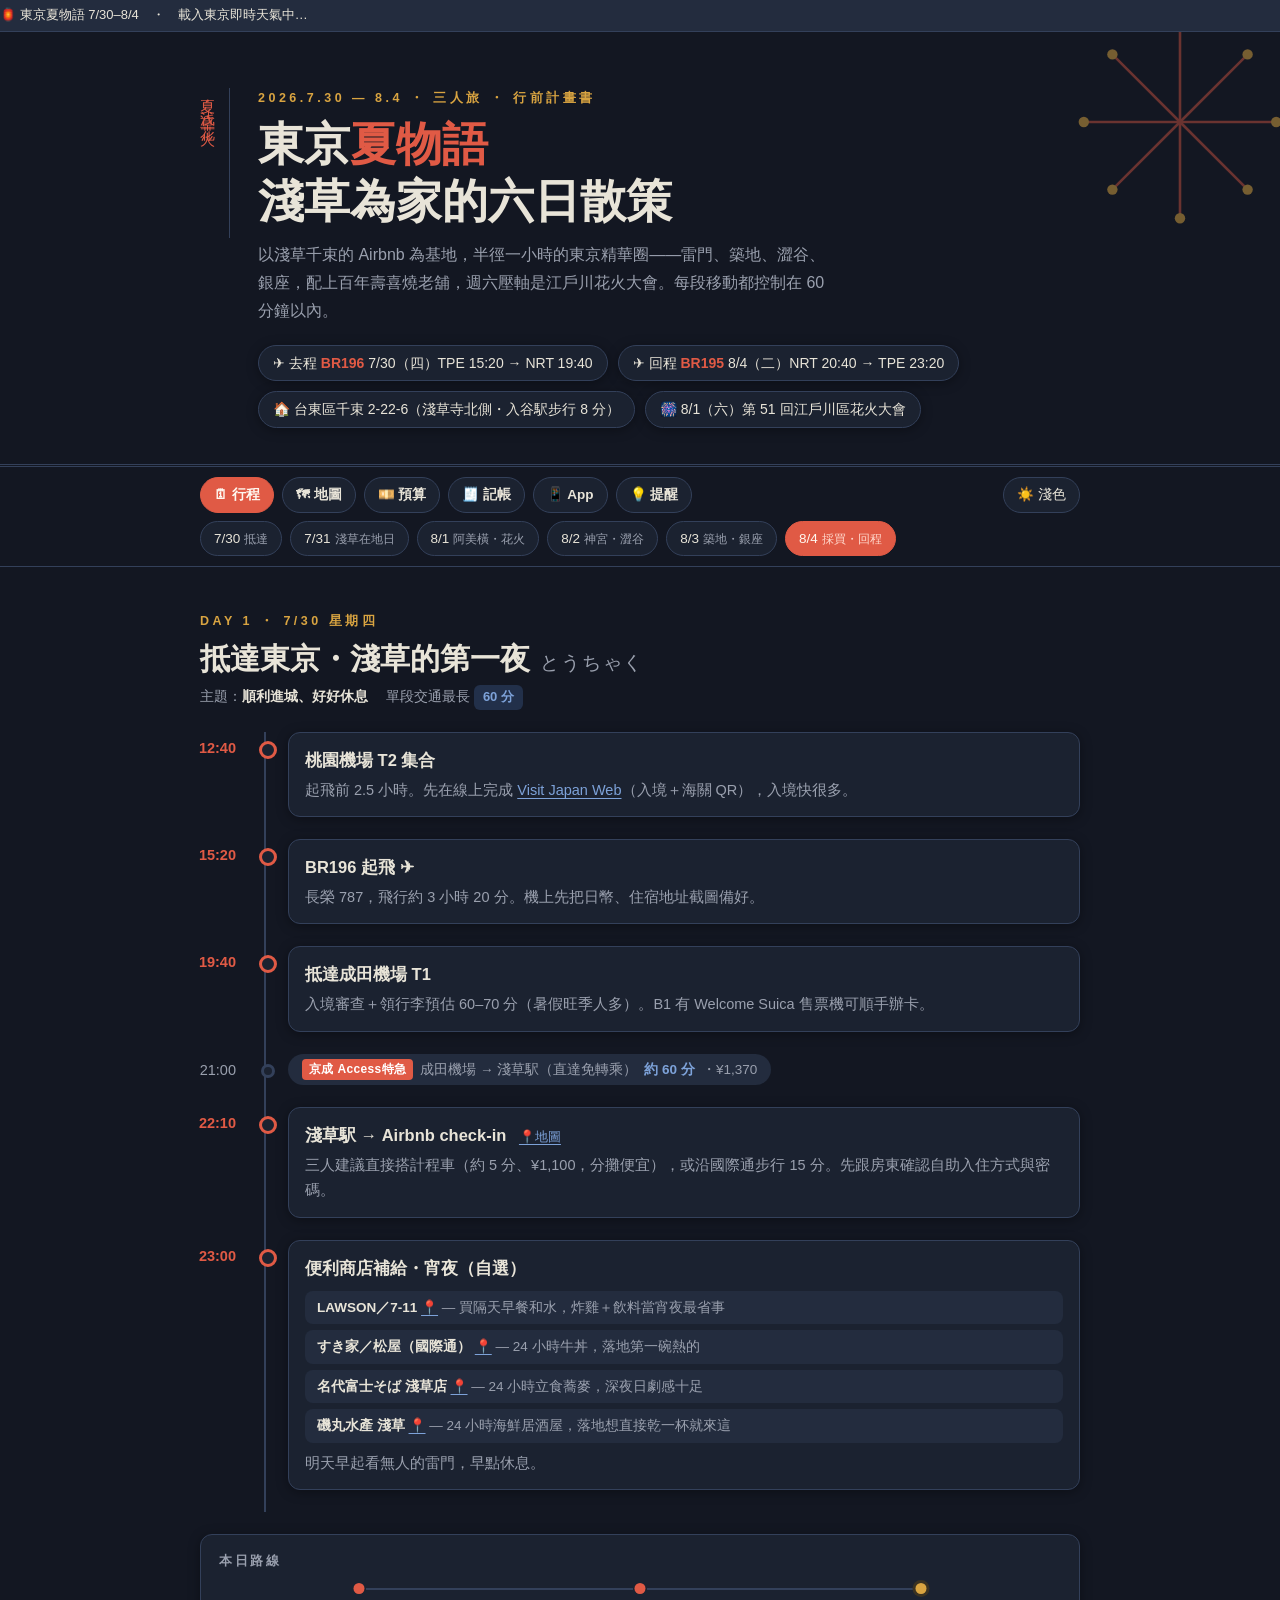
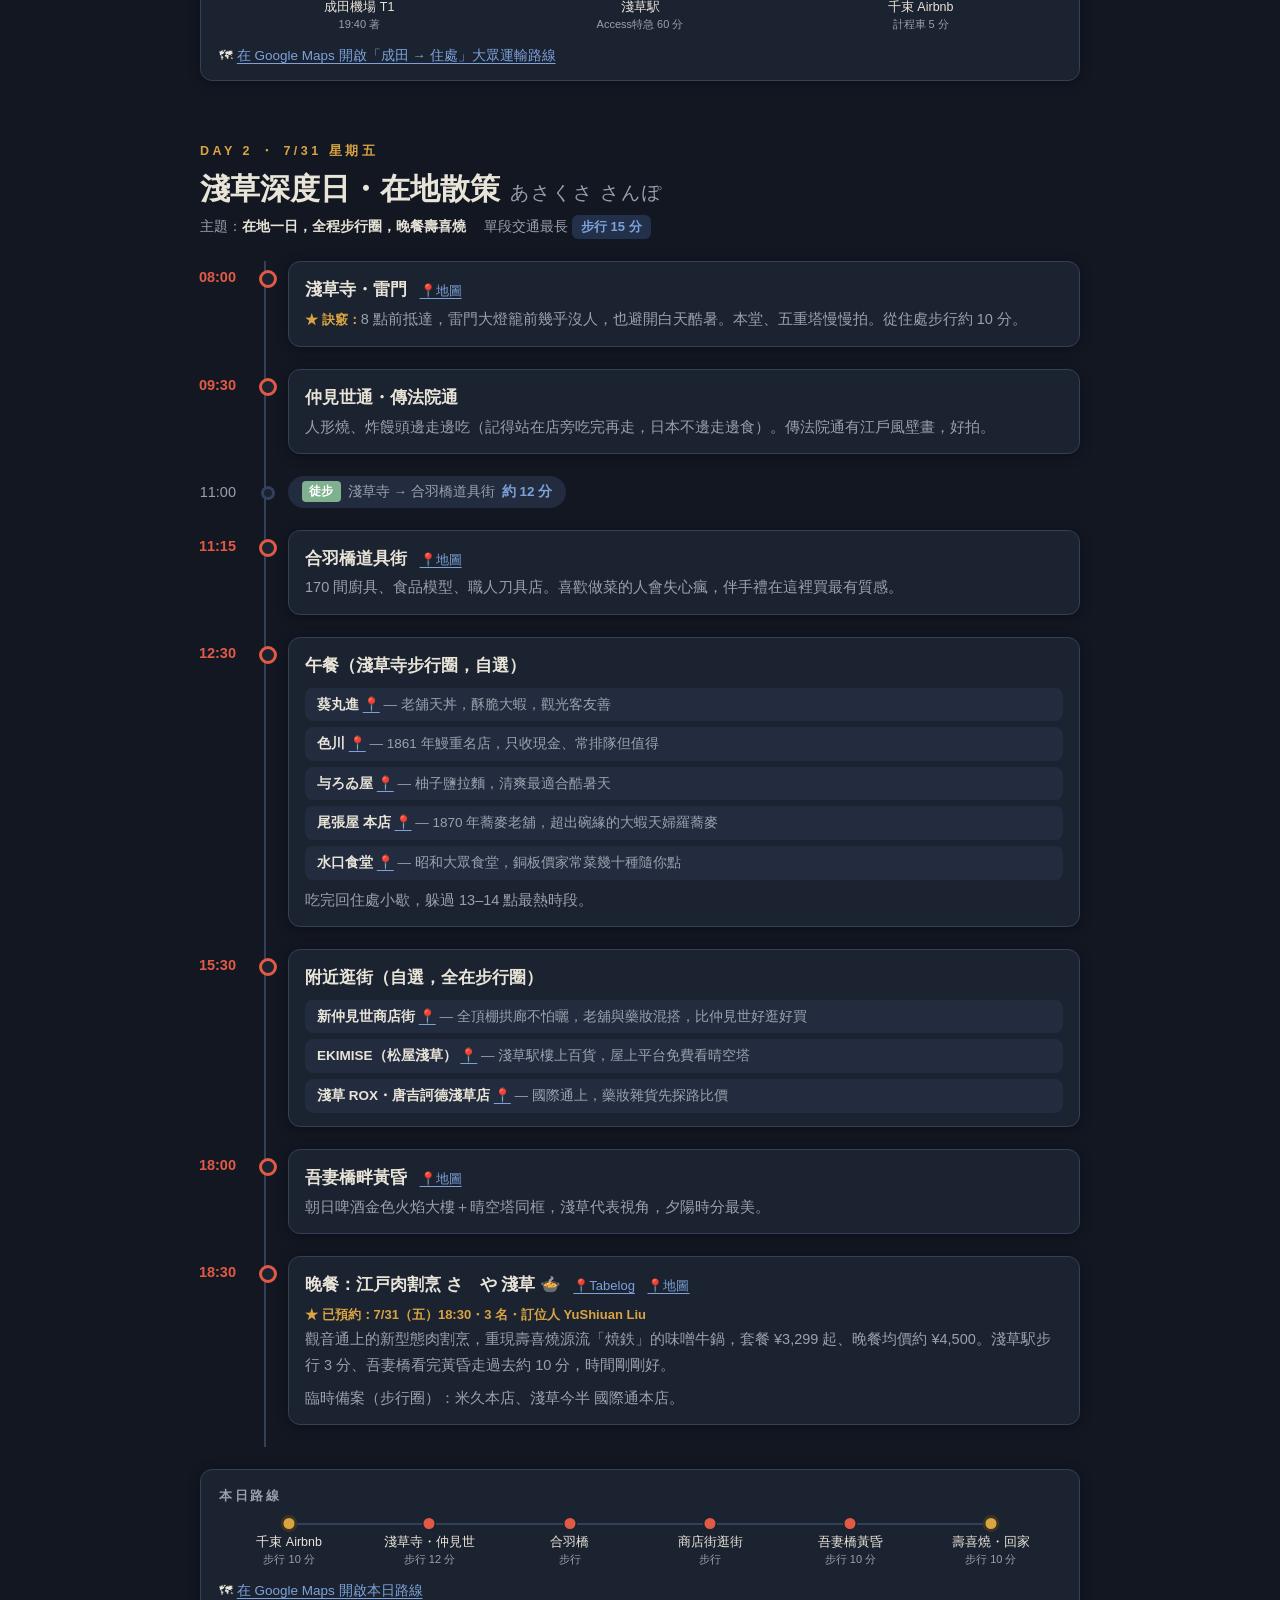
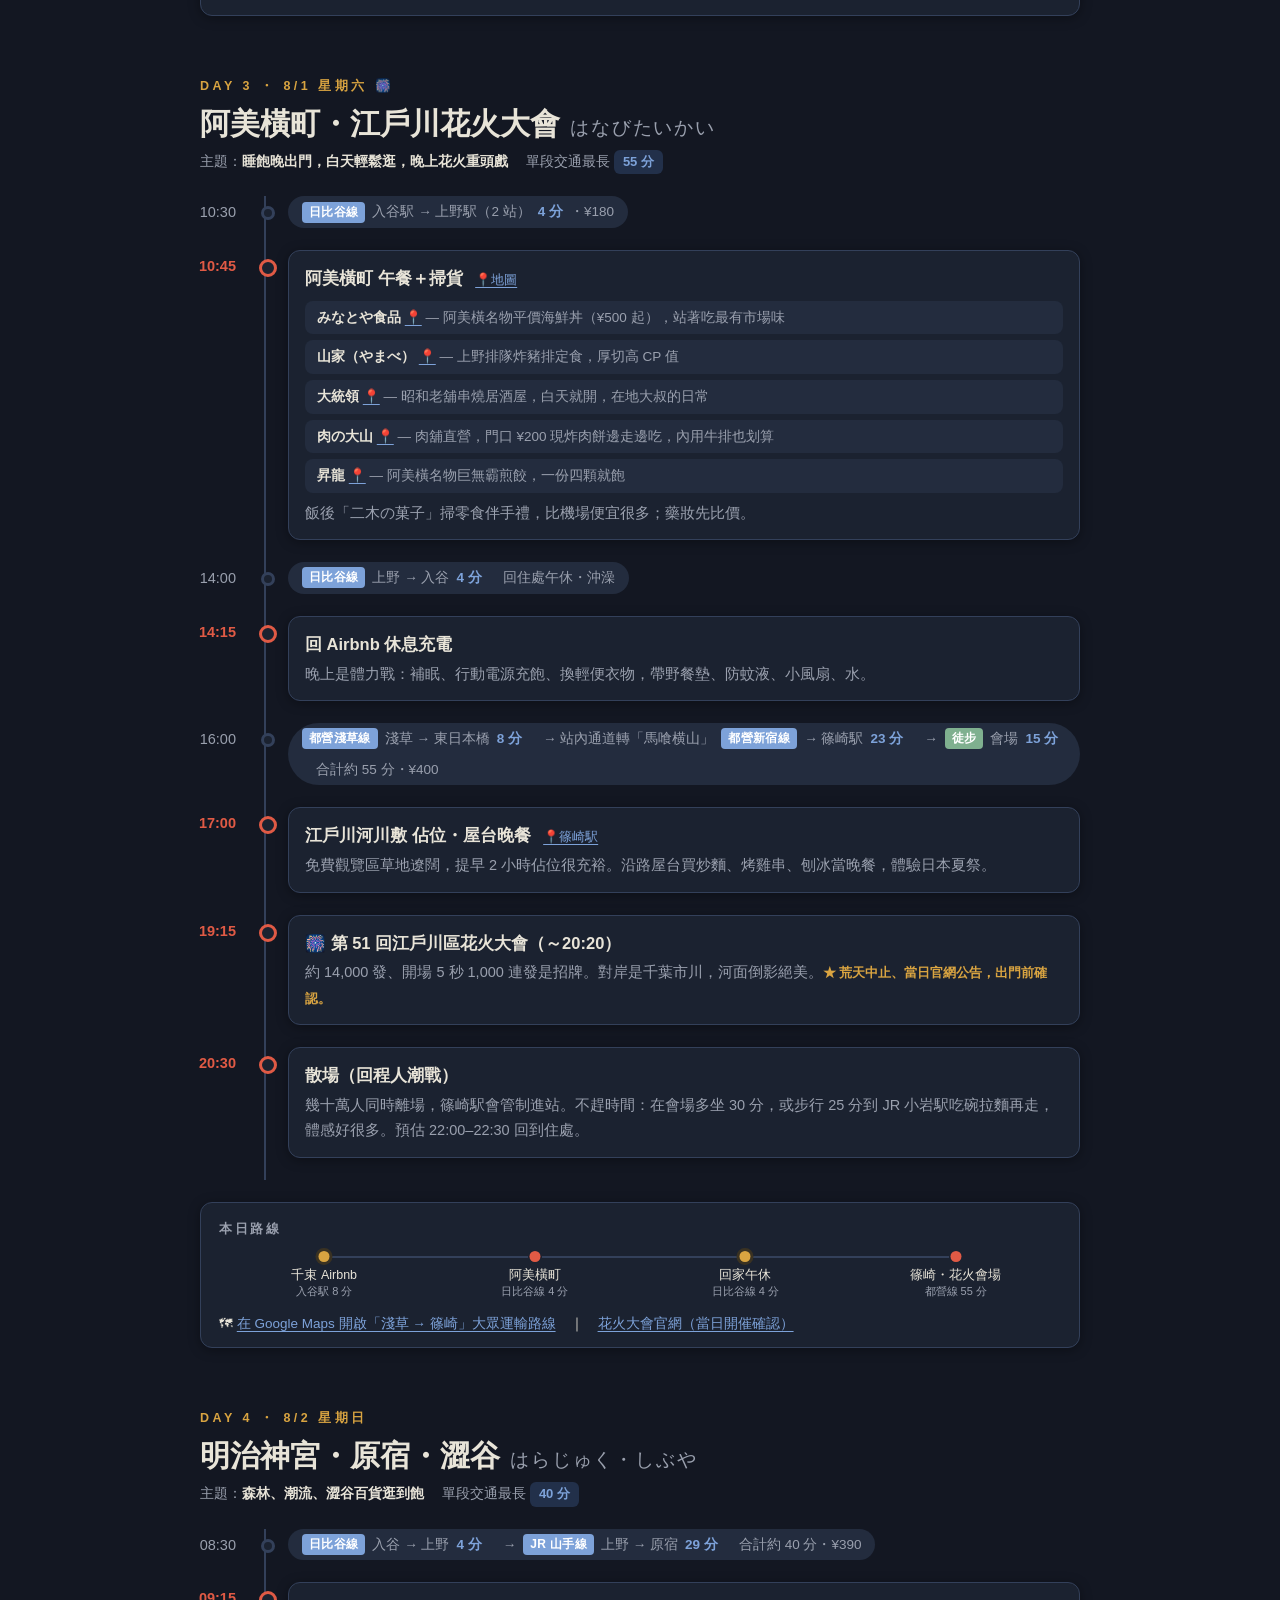
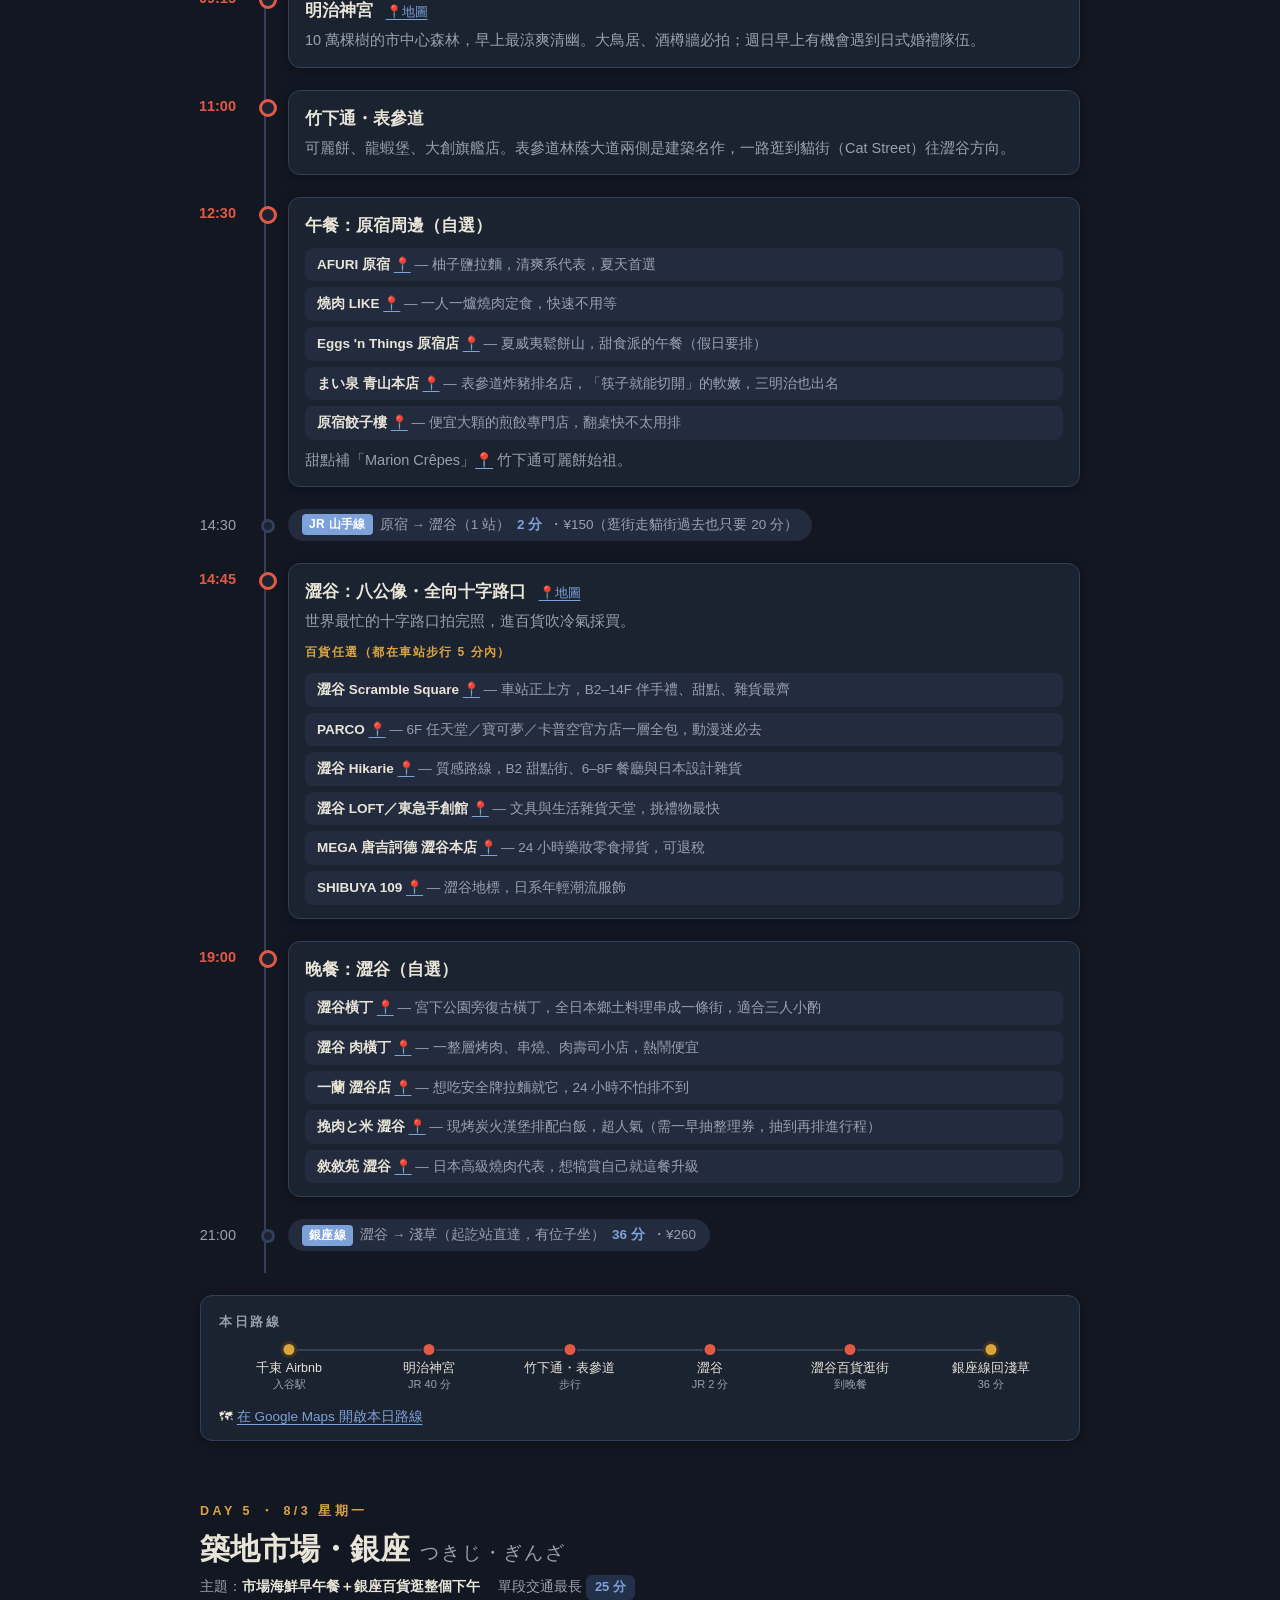
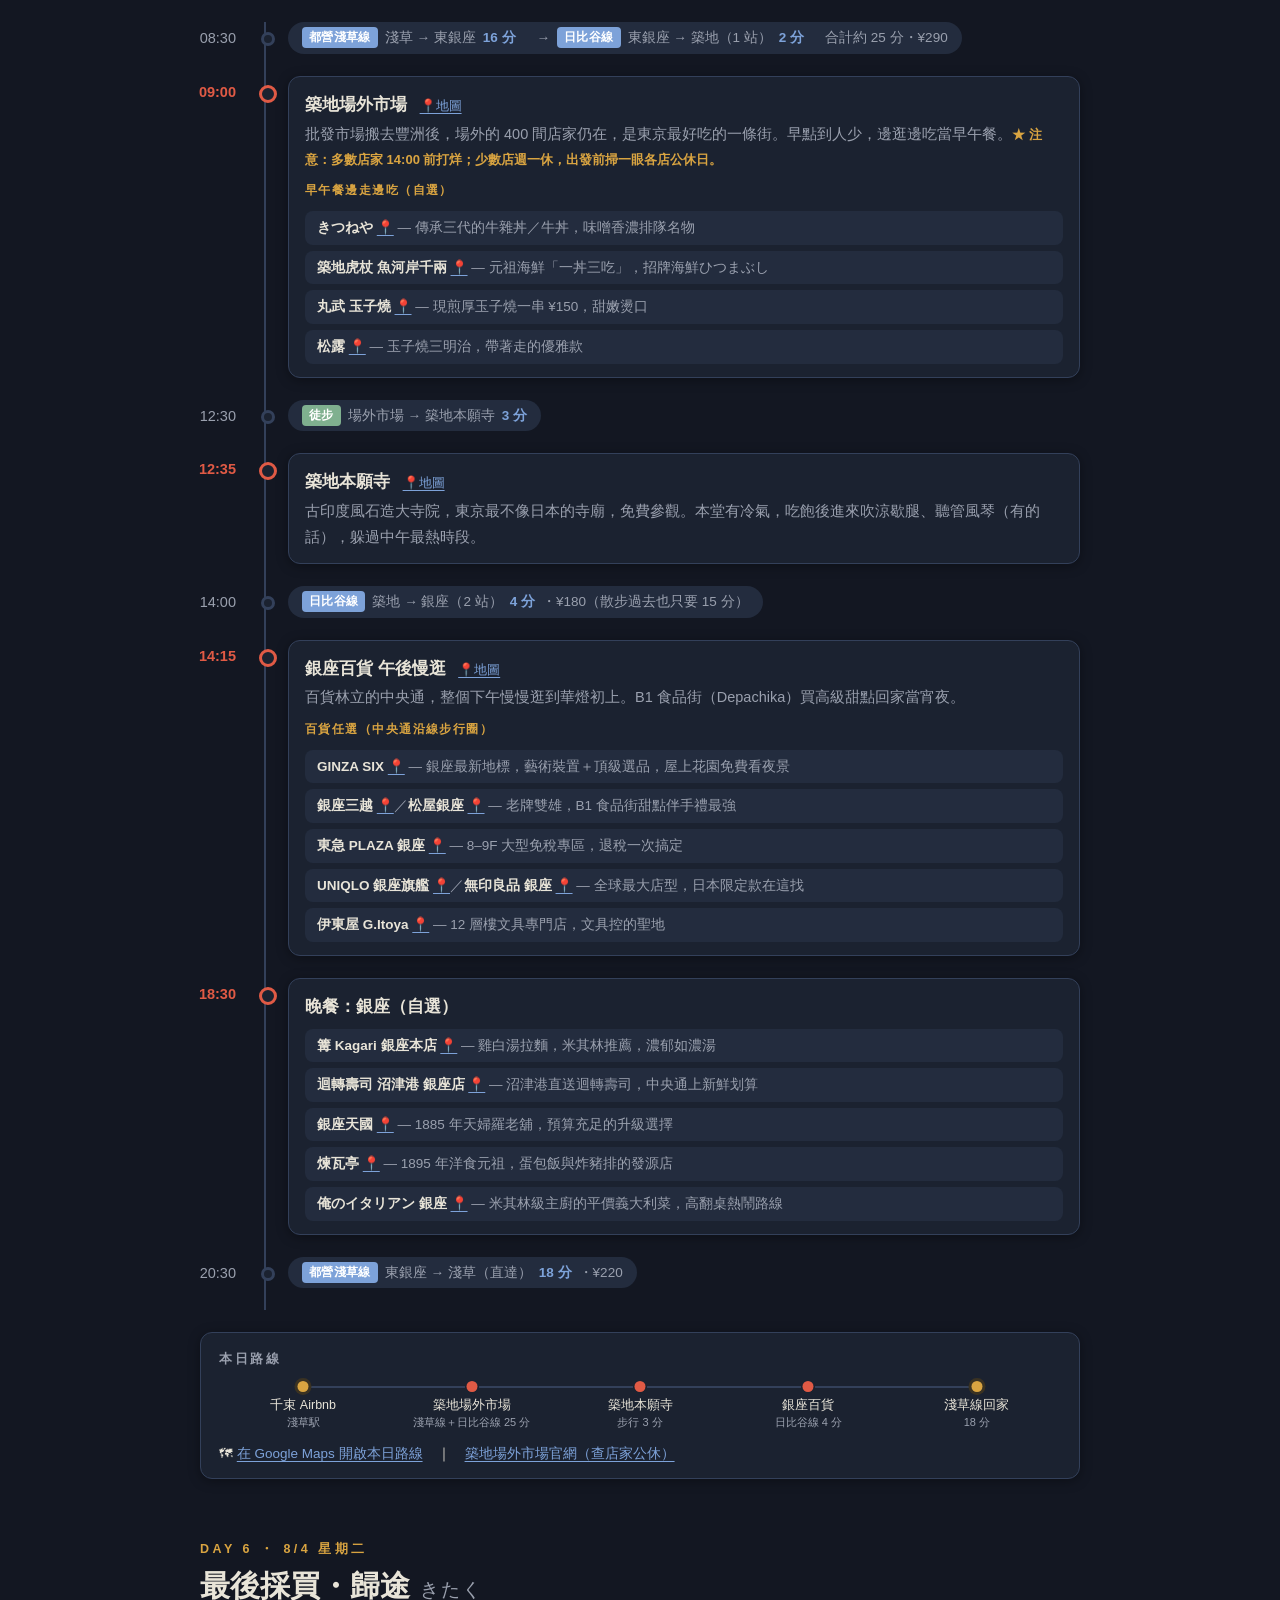
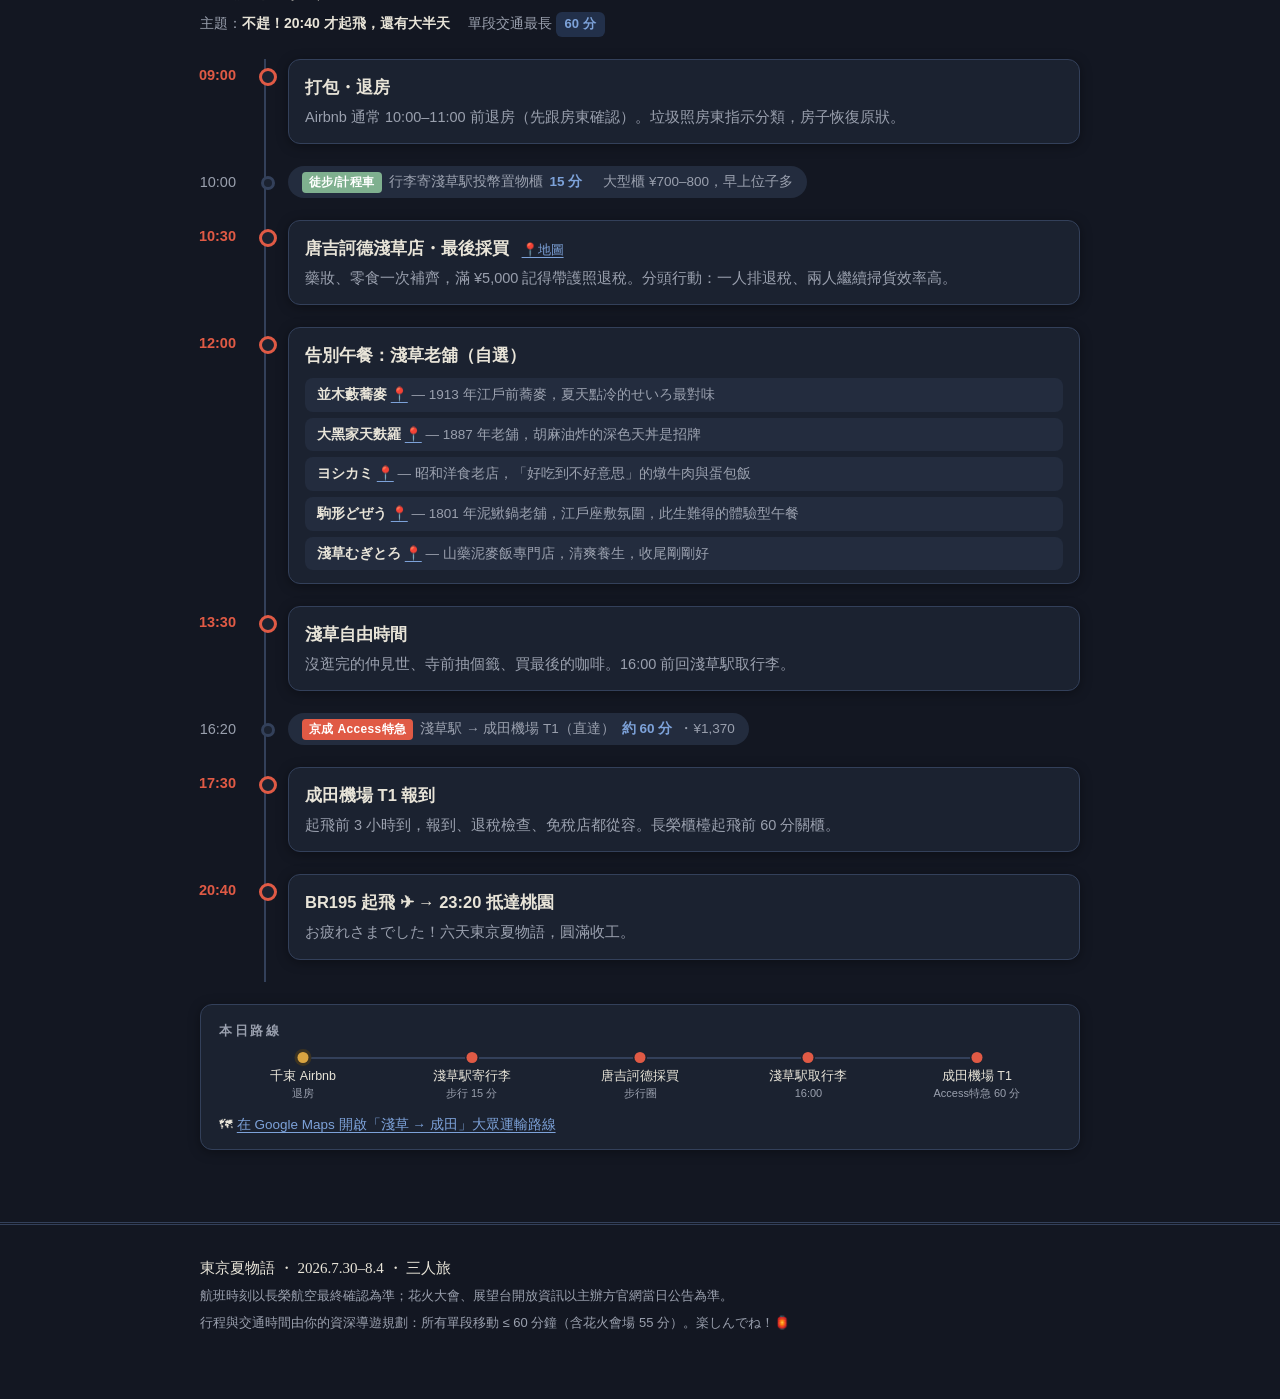
<file: index.html>
<!doctype html>
<html lang="zh-Hant">
<head>
<meta charset="utf-8">
<meta name="viewport" content="width=device-width, initial-scale=1">
<title>東京夏物語 7/30–8/4 行前計畫書</title>
<link rel="stylesheet" href="style.css">
<link rel="manifest" href="manifest.webmanifest">
<meta name="theme-color" content="#131722">
<link rel="icon" href="icon-192.png" type="image/png">
<link rel="apple-touch-icon" href="icon-180.png">
<meta name="apple-mobile-web-app-capable" content="yes">
<meta name="apple-mobile-web-app-status-bar-style" content="black-translucent">
<script>(function(){var t;try{t=localStorage.getItem("tokyo-theme")}catch(e){}document.documentElement.dataset.theme=t==="light"?"light":"dark";})();</script>
</head>
<body>
<header class="hero">
  <svg class="hanabi" viewBox="0 0 200 200" aria-hidden="true">
    <g stroke="var(--shu)" stroke-width="2" stroke-linecap="round" opacity=".85">
      <line x1="100" y1="100" x2="100" y2="30"/><line x1="100" y1="100" x2="100" y2="170"/>
      <line x1="100" y1="100" x2="30" y2="100"/><line x1="100" y1="100" x2="170" y2="100"/>
      <line x1="100" y1="100" x2="51" y2="51"/><line x1="100" y1="100" x2="149" y2="51"/>
      <line x1="100" y1="100" x2="51" y2="149"/><line x1="100" y1="100" x2="149" y2="149"/>
    </g>
    <g fill="var(--gold)">
      <circle cx="100" cy="26" r="4"/><circle cx="100" cy="174" r="4"/><circle cx="26" cy="100" r="4"/><circle cx="174" cy="100" r="4"/>
      <circle cx="48" cy="48" r="4"/><circle cx="152" cy="48" r="4"/><circle cx="48" cy="152" r="4"/><circle cx="152" cy="152" r="4"/>
    </g>
  </svg>
  <div class="wrap hero-inner">
    <div class="tate serif" aria-hidden="true">夏・浅草・花火</div>
    <div>
      <p class="kicker">2026.7.30 — 8.4 ・ 三人旅 ・ 行前計畫書</p>
      <h1 class="serif">東京<em>夏物語</em><br>淺草為家的六日散策</h1>
      <p class="sub">以淺草千束的 Airbnb 為基地，半徑一小時的東京精華圈——雷門、築地、澀谷、銀座，配上百年壽喜燒老舖，週六壓軸是江戶川花火大會。每段移動都控制在 60 分鐘以內。</p>
      <ul class="facts">
        <li>✈ 去程 <b>BR196</b> 7/30（四）TPE 15:20 → NRT 19:40</li>
        <li>✈ 回程 <b>BR195</b> 8/4（二）NRT 20:40 → TPE 23:20</li>
        <li>🏠 台東區千束 2-22-6（淺草寺北側・入谷駅步行 8 分）</li>
        <li>🎆 8/1（六）第 51 回江戶川區花火大會</li>
      </ul>
    </div>
  </div>
</header>

<nav class="daynav" aria-label="頁面導覽">
  <div class="wrap"><a href="index.html" class="pagelink now">🗓 行程</a><a href="map.html" class="pagelink">🗺 地圖</a><a href="budget.html" class="pagelink">💴 預算</a><a href="ledger.html" class="pagelink">🧾 記帳</a><a href="apps.html" class="pagelink">📱 App</a><a href="tips.html" class="pagelink">💡 提醒</a><button type="button" id="themeBtn" class="thbtn" aria-label="切換深淺色主題">☀️ 淺色</button></div>
  <div class="wrap dayrow"><a href="#d1">7/30<span>抵達</span></a><a href="#d2">7/31<span>淺草在地日</span></a><a href="#d3">8/1<span>阿美橫・花火</span></a><a href="#d4">8/2<span>神宮・澀谷</span></a><a href="#d5">8/3<span>築地・銀座</span></a><a href="#d6">8/4<span>採買・回程</span></a></div>
</nav>

<main class="wrap">

<section id="d1">
  <p class="kicker">Day 1 ・ 7/30 星期四</p>
  <h2 class="serif">抵達東京・淺草的第一夜<span class="jp">とうちゃく</span></h2>
  <p class="daymeta"><span>主題：<b>順利進城、好好休息</b></span><span>單段交通最長 <span class="badge-max">60 分</span></span></p>
  <ul class="tl">
    <li><span class="t">12:40</span><div class="stop"><h3>桃園機場 T2 集合</h3><p>起飛前 2.5 小時。先在線上完成 <a href="https://www.vjw.digital.go.jp/" rel="noopener">Visit Japan Web</a>（入境＋海關 QR），入境快很多。</p></div></li>
    <li><span class="t">15:20</span><div class="stop"><h3>BR196 起飛 ✈</h3><p>長榮 787，飛行約 3 小時 20 分。機上先把日幣、住宿地址截圖備好。</p></div></li>
    <li><span class="t">19:40</span><div class="stop"><h3>抵達成田機場 T1</h3><p>入境審查＋領行李預估 60–70 分（暑假旺季人多）。B1 有 Welcome Suica 售票機可順手辦卡。</p></div></li>
    <li class="transit"><span class="t">21:00</span><span class="leg"><span class="ln tx">京成 Access特急</span>成田機場 → 淺草駅（直達免轉乘）<span class="min">約 60 分</span>・¥1,370</span></li>
    <li><span class="t">22:10</span><div class="stop"><h3>淺草駅 → Airbnb check-in <a class="pin" href="https://www.google.com/maps/search/?api=1&amp;query=2-ch%C5%8Dme-22-6+Senzoku+Taito+City+T%C5%8Dky%C5%8D" rel="noopener">📍地圖</a></h3><p>三人建議直接搭計程車（約 5 分、¥1,100，分攤便宜），或沿國際通步行 15 分。先跟房東確認自助入住方式與密碼。</p></div></li>
    <li><span class="t">23:00</span><div class="stop"><h3>便利商店補給・宵夜（自選）</h3>
      <ul class="opts">
        <li><b>LAWSON／7-11</b> <a class="pin" href="https://www.google.com/maps/search/?api=1&amp;query=%E3%82%B3%E3%83%B3%E3%83%93%E3%83%8B+%E5%8F%B0%E6%9D%B1%E5%8C%BA%E5%8D%83%E6%9D%9F" rel="noopener">📍</a> — 買隔天早餐和水，炸雞＋飲料當宵夜最省事</li>
        <li><b>すき家／松屋（國際通）</b> <a class="pin" href="https://www.google.com/maps/search/?api=1&amp;query=%E3%81%99%E3%81%8D%E5%AE%B6+%E6%B5%85%E8%8D%89" rel="noopener">📍</a> — 24 小時牛丼，落地第一碗熱的</li>
        <li><b>名代富士そば 淺草店</b> <a class="pin" href="https://www.google.com/maps/search/?api=1&amp;query=%E5%AF%8C%E5%A3%AB%E3%81%9D%E3%81%B0+%E6%B5%85%E8%8D%89" rel="noopener">📍</a> — 24 小時立食蕎麥，深夜日劇感十足</li>
        <li><b>磯丸水產 淺草</b> <a class="pin" href="https://www.google.com/maps/search/?api=1&amp;query=%E7%A3%AF%E4%B8%B8%E6%B0%B4%E7%94%A3+%E6%B5%85%E8%8D%89" rel="noopener">📍</a> — 24 小時海鮮居酒屋，落地想直接乾一杯就來這</li>
      </ul>
      <p style="margin-top:8px">明天早起看無人的雷門，早點休息。</p></div></li>
  </ul>
  <div class="route">
    <p class="rt-title">本日路線</p>
    <div class="rline">
      <div class="rstop">成田機場 T1<small>19:40 著</small></div>
      <div class="rstop">淺草駅<small>Access特急 60 分</small></div>
      <div class="rstop home">千束 Airbnb<small>計程車 5 分</small></div>
    </div>
    <p class="gmap-day">🗺 <a href="https://www.google.com/maps/dir/?api=1&amp;origin=Narita+Airport+Terminal+1&amp;destination=2-ch%C5%8Dme-22-6+Senzoku+Taito+City&amp;travelmode=transit" rel="noopener">在 Google Maps 開啟「成田 → 住處」大眾運輸路線</a></p>
  </div>
</section>

<section id="d2">
  <p class="kicker">Day 2 ・ 7/31 星期五</p>
  <h2 class="serif">淺草深度日・在地散策<span class="jp">あさくさ さんぽ</span></h2>
  <p class="daymeta"><span>主題：<b>在地一日，全程步行圈，晚餐壽喜燒</b></span><span>單段交通最長 <span class="badge-max">步行 15 分</span></span></p>
  <ul class="tl">
    <li><span class="t">08:00</span><div class="stop"><h3>淺草寺・雷門 <a class="pin" href="https://www.google.com/maps/search/?api=1&amp;query=%E6%B5%85%E8%8D%89%E5%AF%BA" rel="noopener">📍地圖</a></h3><p><span class="must">★ 訣竅：</span>8 點前抵達，雷門大燈籠前幾乎沒人，也避開白天酷暑。本堂、五重塔慢慢拍。從住處步行約 10 分。</p></div></li>
    <li><span class="t">09:30</span><div class="stop"><h3>仲見世通・傳法院通</h3><p>人形燒、炸饅頭邊走邊吃（記得站在店旁吃完再走，日本不邊走邊食）。傳法院通有江戶風壁畫，好拍。</p></div></li>
    <li class="transit"><span class="t">11:00</span><span class="leg"><span class="ln walk">徒步</span>淺草寺 → 合羽橋道具街<span class="min">約 12 分</span></span></li>
    <li><span class="t">11:15</span><div class="stop"><h3>合羽橋道具街 <a class="pin" href="https://www.google.com/maps/search/?api=1&amp;query=%E5%90%88%E7%BE%BD%E6%A9%8B%E9%81%93%E5%85%B7%E8%A1%97" rel="noopener">📍地圖</a></h3><p>170 間廚具、食品模型、職人刀具店。喜歡做菜的人會失心瘋，伴手禮在這裡買最有質感。</p></div></li>
    <li><span class="t">12:30</span><div class="stop"><h3>午餐（淺草寺步行圈，自選）</h3>
      <ul class="opts">
        <li><b>葵丸進</b> <a class="pin" href="https://www.google.com/maps/search/?api=1&amp;query=%E8%91%B5%E4%B8%B8%E9%80%B2" rel="noopener">📍</a> — 老舖天丼，酥脆大蝦，觀光客友善</li>
        <li><b>色川</b> <a class="pin" href="https://www.google.com/maps/search/?api=1&amp;query=%E6%B5%85%E8%8D%89+%E8%89%B2%E5%B7%9D" rel="noopener">📍</a> — 1861 年鰻重名店，只收現金、常排隊但值得</li>
        <li><b>与ろゐ屋</b> <a class="pin" href="https://www.google.com/maps/search/?api=1&amp;query=%E6%B5%85%E8%8D%89+%E4%B8%8E%E3%82%8D%E3%82%90%E5%B1%8B" rel="noopener">📍</a> — 柚子鹽拉麵，清爽最適合酷暑天</li>
        <li><b>尾張屋 本店</b> <a class="pin" href="https://www.google.com/maps/search/?api=1&amp;query=%E6%B5%85%E8%8D%89+%E5%B0%BE%E5%BC%B5%E5%B1%8B%E6%9C%AC%E5%BA%97" rel="noopener">📍</a> — 1870 年蕎麥老舖，超出碗緣的大蝦天婦羅蕎麥</li>
        <li><b>水口食堂</b> <a class="pin" href="https://www.google.com/maps/search/?api=1&amp;query=%E6%B5%85%E8%8D%89+%E6%B0%B4%E5%8F%A3%E9%A3%9F%E5%A0%82" rel="noopener">📍</a> — 昭和大眾食堂，銅板價家常菜幾十種隨你點</li>
      </ul>
      <p style="margin-top:8px">吃完回住處小歇，躲過 13–14 點最熱時段。</p></div></li>
    <li><span class="t">15:30</span><div class="stop"><h3>附近逛街（自選，全在步行圈）</h3>
      <ul class="opts">
        <li><b>新仲見世商店街</b> <a class="pin" href="https://www.google.com/maps/search/?api=1&amp;query=%E6%96%B0%E4%BB%B2%E8%A6%8B%E4%B8%96%E5%95%86%E5%BA%97%E8%A1%97" rel="noopener">📍</a> — 全頂棚拱廊不怕曬，老舖與藥妝混搭，比仲見世好逛好買</li>
        <li><b>EKIMISE（松屋淺草）</b> <a class="pin" href="https://www.google.com/maps/search/?api=1&amp;query=EKIMISE+%E6%B5%85%E8%8D%89" rel="noopener">📍</a> — 淺草駅樓上百貨，屋上平台免費看晴空塔</li>
        <li><b>淺草 ROX・唐吉訶德淺草店</b> <a class="pin" href="https://www.google.com/maps/search/?api=1&amp;query=%E6%B5%85%E8%8D%89ROX" rel="noopener">📍</a> — 國際通上，藥妝雜貨先探路比價</li>
      </ul></div></li>
    <li><span class="t">18:00</span><div class="stop"><h3>吾妻橋畔黃昏 <a class="pin" href="https://www.google.com/maps/search/?api=1&amp;query=%E5%90%BE%E5%A6%BB%E6%A9%8B" rel="noopener">📍地圖</a></h3><p>朝日啤酒金色火焰大樓＋晴空塔同框，淺草代表視角，夕陽時分最美。</p></div></li>
    <li><span class="t">18:30</span><div class="stop"><h3>晚餐：江戸肉割烹 さゝや 淺草 🍲 <a class="pin" href="https://tabelog.com/tw/tokyo/A1311/A131102/13316569/" rel="noopener">📍Tabelog</a> <a class="pin" href="https://www.google.com/maps/search/?api=1&amp;query=%E6%B1%9F%E6%88%B8%E8%82%89%E5%89%B2%E7%83%B9+%E3%81%95%E3%82%9D%E3%82%84+%E6%B5%85%E8%8D%89" rel="noopener">📍地圖</a></h3>
      <p><span class="must">★ 已預約：7/31（五）18:30・3 名・訂位人 YuShiuan Liu</span></p>
      <p>觀音通上的新型態肉割烹，重現壽喜燒源流「焼鉄」的味噌牛鍋，套餐 ¥3,299 起、晚餐均價約 ¥4,500。淺草駅步行 3 分、吾妻橋看完黃昏走過去約 10 分，時間剛剛好。</p>
      <p style="margin-top:8px">臨時備案（步行圈）：米久本店、淺草今半 國際通本店。</p></div></li>
  </ul>
  <div class="route">
    <p class="rt-title">本日路線</p>
    <div class="rline">
      <div class="rstop home">千束 Airbnb<small>步行 10 分</small></div>
      <div class="rstop">淺草寺・仲見世<small>步行 12 分</small></div>
      <div class="rstop">合羽橋<small>步行</small></div>
      <div class="rstop">商店街逛街<small>步行</small></div>
      <div class="rstop">吾妻橋黃昏<small>步行 10 分</small></div>
      <div class="rstop home">壽喜燒・回家<small>步行 10 分</small></div>
    </div>
    <p class="gmap-day">🗺 <a href="https://www.google.com/maps/dir/%E6%B5%85%E8%8D%89%E5%AF%BA/%E5%90%88%E7%BE%BD%E6%A9%8B%E9%81%93%E5%85%B7%E8%A1%97/%E6%96%B0%E4%BB%B2%E8%A6%8B%E4%B8%96%E5%95%86%E5%BA%97%E8%A1%97/%E5%90%BE%E5%A6%BB%E6%A9%8B" rel="noopener">在 Google Maps 開啟本日路線</a></p>
  </div>
</section>

<section id="d3">
  <p class="kicker">Day 3 ・ 8/1 星期六 🎆</p>
  <h2 class="serif">阿美橫町・江戶川花火大會<span class="jp">はなびたいかい</span></h2>
  <p class="daymeta"><span>主題：<b>睡飽晚出門，白天輕鬆逛，晚上花火重頭戲</b></span><span>單段交通最長 <span class="badge-max">55 分</span></span></p>
  <ul class="tl">
    <li class="transit"><span class="t">10:30</span><span class="leg"><span class="ln">日比谷線</span>入谷駅 → 上野駅（2 站）<span class="min">4 分</span>・¥180</span></li>
    <li><span class="t">10:45</span><div class="stop"><h3>阿美橫町 午餐＋掃貨 <a class="pin" href="https://www.google.com/maps/search/?api=1&amp;query=%E3%82%A2%E3%83%A1%E6%A8%AA" rel="noopener">📍地圖</a></h3>
      <ul class="opts">
        <li><b>みなとや食品</b> <a class="pin" href="https://www.google.com/maps/search/?api=1&amp;query=%E3%81%BF%E3%81%AA%E3%81%A8%E3%82%84%E9%A3%9F%E5%93%81+%E3%82%A2%E3%83%A1%E6%A8%AA" rel="noopener">📍</a> — 阿美橫名物平價海鮮丼（¥500 起），站著吃最有市場味</li>
        <li><b>山家（やまべ）</b> <a class="pin" href="https://www.google.com/maps/search/?api=1&amp;query=%E3%81%A8%E3%82%93%E3%81%8B%E3%81%A4%E5%B1%B1%E5%AE%B6+%E4%B8%8A%E9%87%8E" rel="noopener">📍</a> — 上野排隊炸豬排定食，厚切高 CP 值</li>
        <li><b>大統領</b> <a class="pin" href="https://www.google.com/maps/search/?api=1&amp;query=%E3%82%82%E3%81%A4%E7%84%BC%E3%81%8D%E5%A4%A7%E7%B5%B1%E9%A0%98+%E4%B8%8A%E9%87%8E" rel="noopener">📍</a> — 昭和老舖串燒居酒屋，白天就開，在地大叔的日常</li>
        <li><b>肉の大山</b> <a class="pin" href="https://www.google.com/maps/search/?api=1&amp;query=%E8%82%89%E3%81%AE%E5%A4%A7%E5%B1%B1+%E4%B8%8A%E9%87%8E" rel="noopener">📍</a> — 肉舖直營，門口 ¥200 現炸肉餅邊走邊吃，內用牛排也划算</li>
        <li><b>昇龍</b> <a class="pin" href="https://www.google.com/maps/search/?api=1&amp;query=%E4%B8%8A%E9%87%8E+%E6%98%87%E9%BE%8D+%E9%A4%83%E5%AD%90" rel="noopener">📍</a> — 阿美橫名物巨無霸煎餃，一份四顆就飽</li>
      </ul>
      <p style="margin-top:8px">飯後「二木の菓子」掃零食伴手禮，比機場便宜很多；藥妝先比價。</p></div></li>
    <li class="transit"><span class="t">14:00</span><span class="leg"><span class="ln">日比谷線</span>上野 → 入谷<span class="min">4 分</span>　回住處午休・沖澡</span></li>
    <li><span class="t">14:15</span><div class="stop"><h3>回 Airbnb 休息充電</h3><p>晚上是體力戰：補眠、行動電源充飽、換輕便衣物，帶野餐墊、防蚊液、小風扇、水。</p></div></li>
    <li class="transit"><span class="t">16:00</span><span class="leg"><span class="ln">都營淺草線</span>淺草 → 東日本橋<span class="min">8 分</span>　→ 站內通道轉「馬喰横山」<span class="ln">都營新宿線</span>→ 篠崎駅<span class="min">23 分</span>　→<span class="ln walk">徒步</span>會場<span class="min">15 分</span>　合計約 55 分・¥400</span></li>
    <li><span class="t">17:00</span><div class="stop"><h3>江戶川河川敷 佔位・屋台晚餐 <a class="pin" href="https://www.google.com/maps/search/?api=1&amp;query=%E7%AF%A0%E5%B4%8E%E9%A7%85" rel="noopener">📍篠崎駅</a></h3><p>免費觀覽區草地遼闊，提早 2 小時佔位很充裕。沿路屋台買炒麵、烤雞串、刨冰當晚餐，體驗日本夏祭。</p></div></li>
    <li><span class="t">19:15</span><div class="stop"><h3>🎆 第 51 回江戶川區花火大會（～20:20）</h3><p>約 14,000 發、開場 5 秒 1,000 連發是招牌。對岸是千葉市川，河面倒影絕美。<span class="must">★ 荒天中止、當日官網公告，出門前確認。</span></p></div></li>
    <li><span class="t">20:30</span><div class="stop"><h3>散場（回程人潮戰）</h3><p>幾十萬人同時離場，篠崎駅會管制進站。不趕時間：在會場多坐 30 分，或步行 25 分到 JR 小岩駅吃碗拉麵再走，體感好很多。預估 22:00–22:30 回到住處。</p></div></li>
  </ul>
  <div class="route">
    <p class="rt-title">本日路線</p>
    <div class="rline">
      <div class="rstop home">千束 Airbnb<small>入谷駅 8 分</small></div>
      <div class="rstop">阿美橫町<small>日比谷線 4 分</small></div>
      <div class="rstop home">回家午休<small>日比谷線 4 分</small></div>
      <div class="rstop">篠崎・花火會場<small>都營線 55 分</small></div>
    </div>
    <p class="gmap-day">🗺 <a href="https://www.google.com/maps/dir/?api=1&amp;origin=%E6%B5%85%E8%8D%89%E9%A7%85&amp;destination=%E7%AF%A0%E5%B4%8E%E9%A7%85&amp;travelmode=transit" rel="noopener">在 Google Maps 開啟「淺草 → 篠崎」大眾運輸路線</a>　｜　<a href="https://www.city.edogawa.tokyo.jp/hanabi/" rel="noopener">花火大會官網（當日開催確認）</a></p>
  </div>
</section>

<section id="d4">
  <p class="kicker">Day 4 ・ 8/2 星期日</p>
  <h2 class="serif">明治神宮・原宿・澀谷<span class="jp">はらじゅく・しぶや</span></h2>
  <p class="daymeta"><span>主題：<b>森林、潮流、澀谷百貨逛到飽</b></span><span>單段交通最長 <span class="badge-max">40 分</span></span></p>
  <ul class="tl">
    <li class="transit"><span class="t">08:30</span><span class="leg"><span class="ln">日比谷線</span>入谷 → 上野<span class="min">4 分</span>　→<span class="ln">JR 山手線</span>上野 → 原宿<span class="min">29 分</span>　合計約 40 分・¥390</span></li>
    <li><span class="t">09:15</span><div class="stop"><h3>明治神宮 <a class="pin" href="https://www.google.com/maps/search/?api=1&amp;query=%E6%98%8E%E6%B2%BB%E7%A5%9E%E5%AE%AE" rel="noopener">📍地圖</a></h3><p>10 萬棵樹的市中心森林，早上最涼爽清幽。大鳥居、酒樽牆必拍；週日早上有機會遇到日式婚禮隊伍。</p></div></li>
    <li><span class="t">11:00</span><div class="stop"><h3>竹下通・表參道</h3><p>可麗餅、龍蝦堡、大創旗艦店。表參道林蔭大道兩側是建築名作，一路逛到貓街（Cat Street）往澀谷方向。</p></div></li>
    <li><span class="t">12:30</span><div class="stop"><h3>午餐：原宿周邊（自選）</h3>
      <ul class="opts">
        <li><b>AFURI 原宿</b> <a class="pin" href="https://www.google.com/maps/search/?api=1&amp;query=AFURI+%E5%8E%9F%E5%AE%BF" rel="noopener">📍</a> — 柚子鹽拉麵，清爽系代表，夏天首選</li>
        <li><b>燒肉 LIKE</b> <a class="pin" href="https://www.google.com/maps/search/?api=1&amp;query=%E7%84%BC%E8%82%89%E3%83%A9%E3%82%A4%E3%82%AF+%E5%8E%9F%E5%AE%BF" rel="noopener">📍</a> — 一人一爐燒肉定食，快速不用等</li>
        <li><b>Eggs 'n Things 原宿店</b> <a class="pin" href="https://www.google.com/maps/search/?api=1&amp;query=Eggs+n+Things+%E5%8E%9F%E5%AE%BF" rel="noopener">📍</a> — 夏威夷鬆餅山，甜食派的午餐（假日要排）</li>
        <li><b>まい泉 青山本店</b> <a class="pin" href="https://www.google.com/maps/search/?api=1&amp;query=%E3%81%BE%E3%81%84%E6%B3%89+%E9%9D%92%E5%B1%B1%E6%9C%AC%E5%BA%97" rel="noopener">📍</a> — 表參道炸豬排名店，「筷子就能切開」的軟嫩，三明治也出名</li>
        <li><b>原宿餃子樓</b> <a class="pin" href="https://www.google.com/maps/search/?api=1&amp;query=%E5%8E%9F%E5%AE%BF%E9%A4%83%E5%AD%90%E6%A5%BC" rel="noopener">📍</a> — 便宜大顆的煎餃專門店，翻桌快不太用排</li>
      </ul>
      <p style="margin-top:8px">甜點補「Marion Crêpes」<a class="pin" href="https://www.google.com/maps/search/?api=1&amp;query=%E3%83%9E%E3%83%AA%E3%82%AA%E3%83%B3%E3%82%AF%E3%83%AC%E3%83%BC%E3%83%97+%E7%AB%B9%E4%B8%8B%E9%80%9A%E3%82%8A" rel="noopener">📍</a> 竹下通可麗餅始祖。</p></div></li>
    <li class="transit"><span class="t">14:30</span><span class="leg"><span class="ln">JR 山手線</span>原宿 → 澀谷（1 站）<span class="min">2 分</span>・¥150（逛街走貓街過去也只要 20 分）</span></li>
    <li><span class="t">14:45</span><div class="stop"><h3>澀谷：八公像・全向十字路口 <a class="pin" href="https://www.google.com/maps/search/?api=1&amp;query=%E6%B8%8B%E8%B0%B7%E3%82%B9%E3%82%AF%E3%83%A9%E3%83%B3%E3%83%96%E3%83%AB%E4%BA%A4%E5%B7%AE%E7%82%B9" rel="noopener">📍地圖</a></h3><p>世界最忙的十字路口拍完照，進百貨吹冷氣採買。</p>
      <span class="opts-label">百貨任選（都在車站步行 5 分內）</span>
      <ul class="opts">
        <li><b>澀谷 Scramble Square</b> <a class="pin" href="https://www.google.com/maps/search/?api=1&amp;query=%E6%B8%8B%E8%B0%B7%E3%82%B9%E3%82%AF%E3%83%A9%E3%83%B3%E3%83%96%E3%83%AB%E3%82%B9%E3%82%AF%E3%82%A8%E3%82%A2" rel="noopener">📍</a> — 車站正上方，B2–14F 伴手禮、甜點、雜貨最齊</li>
        <li><b>PARCO</b> <a class="pin" href="https://www.google.com/maps/search/?api=1&amp;query=%E6%B8%8B%E8%B0%B7PARCO" rel="noopener">📍</a> — 6F 任天堂／寶可夢／卡普空官方店一層全包，動漫迷必去</li>
        <li><b>澀谷 Hikarie</b> <a class="pin" href="https://www.google.com/maps/search/?api=1&amp;query=%E6%B8%8B%E8%B0%B7%E3%83%92%E3%82%AB%E3%83%AA%E3%82%A8" rel="noopener">📍</a> — 質感路線，B2 甜點街、6–8F 餐廳與日本設計雜貨</li>
        <li><b>澀谷 LOFT／東急手創館</b> <a class="pin" href="https://www.google.com/maps/search/?api=1&amp;query=%E6%B8%8B%E8%B0%B7%E3%83%AD%E3%83%95%E3%83%88" rel="noopener">📍</a> — 文具與生活雜貨天堂，挑禮物最快</li>
        <li><b>MEGA 唐吉訶德 澀谷本店</b> <a class="pin" href="https://www.google.com/maps/search/?api=1&amp;query=MEGA%E3%83%89%E3%83%B3%E3%82%AD%E3%83%9B%E3%83%BC%E3%83%86+%E6%B8%8B%E8%B0%B7" rel="noopener">📍</a> — 24 小時藥妝零食掃貨，可退稅</li>
        <li><b>SHIBUYA 109</b> <a class="pin" href="https://www.google.com/maps/search/?api=1&amp;query=SHIBUYA109" rel="noopener">📍</a> — 澀谷地標，日系年輕潮流服飾</li>
      </ul></div></li>
    <li><span class="t">19:00</span><div class="stop"><h3>晚餐：澀谷（自選）</h3>
      <ul class="opts">
        <li><b>澀谷橫丁</b> <a class="pin" href="https://www.google.com/maps/search/?api=1&amp;query=%E6%B8%8B%E8%B0%B7%E6%A8%AA%E4%B8%81" rel="noopener">📍</a> — 宮下公園旁復古橫丁，全日本鄉土料理串成一條街，適合三人小酌</li>
        <li><b>澀谷 肉橫丁</b> <a class="pin" href="https://www.google.com/maps/search/?api=1&amp;query=%E6%B8%8B%E8%B0%B7%E8%82%89%E6%A8%AA%E4%B8%81" rel="noopener">📍</a> — 一整層烤肉、串燒、肉壽司小店，熱鬧便宜</li>
        <li><b>一蘭 澀谷店</b> <a class="pin" href="https://www.google.com/maps/search/?api=1&amp;query=%E4%B8%80%E8%98%AD+%E6%B8%8B%E8%B0%B7" rel="noopener">📍</a> — 想吃安全牌拉麵就它，24 小時不怕排不到</li>
        <li><b>挽肉と米 澀谷</b> <a class="pin" href="https://www.google.com/maps/search/?api=1&amp;query=%E6%8C%BD%E8%82%89%E3%81%A8%E7%B1%B3+%E6%B8%8B%E8%B0%B7" rel="noopener">📍</a> — 現烤炭火漢堡排配白飯，超人氣（需一早抽整理券，抽到再排進行程）</li>
        <li><b>敘敘苑 澀谷</b> <a class="pin" href="https://www.google.com/maps/search/?api=1&amp;query=%E5%8F%99%E3%80%85%E8%8B%91+%E6%B8%8B%E8%B0%B7" rel="noopener">📍</a> — 日本高級燒肉代表，想犒賞自己就這餐升級</li>
      </ul></div></li>
    <li class="transit"><span class="t">21:00</span><span class="leg"><span class="ln">銀座線</span>澀谷 → 淺草（起訖站直達，有位子坐）<span class="min">36 分</span>・¥260</span></li>
  </ul>
  <div class="route">
    <p class="rt-title">本日路線</p>
    <div class="rline">
      <div class="rstop home">千束 Airbnb<small>入谷駅</small></div>
      <div class="rstop">明治神宮<small>JR 40 分</small></div>
      <div class="rstop">竹下通・表參道<small>步行</small></div>
      <div class="rstop">澀谷<small>JR 2 分</small></div>
      <div class="rstop">澀谷百貨逛街<small>到晚餐</small></div>
      <div class="rstop home">銀座線回淺草<small>36 分</small></div>
    </div>
    <p class="gmap-day">🗺 <a href="https://www.google.com/maps/dir/%E6%98%8E%E6%B2%BB%E7%A5%9E%E5%AE%AE/%E7%AB%B9%E4%B8%8B%E9%80%9A%E3%82%8A/%E6%B8%8B%E8%B0%B7%E3%82%B9%E3%82%AF%E3%83%A9%E3%83%B3%E3%83%96%E3%83%AB%E4%BA%A4%E5%B7%AE%E7%82%B9" rel="noopener">在 Google Maps 開啟本日路線</a></p>
  </div>
</section>

<section id="d5">
  <p class="kicker">Day 5 ・ 8/3 星期一</p>
  <h2 class="serif">築地市場・銀座<span class="jp">つきじ・ぎんざ</span></h2>
  <p class="daymeta"><span>主題：<b>市場海鮮早午餐＋銀座百貨逛整個下午</b></span><span>單段交通最長 <span class="badge-max">25 分</span></span></p>
  <ul class="tl">
    <li class="transit"><span class="t">08:30</span><span class="leg"><span class="ln">都營淺草線</span>淺草 → 東銀座<span class="min">16 分</span>　→<span class="ln">日比谷線</span>東銀座 → 築地（1 站）<span class="min">2 分</span>　合計約 25 分・¥290</span></li>
    <li><span class="t">09:00</span><div class="stop"><h3>築地場外市場 <a class="pin" href="https://www.google.com/maps/search/?api=1&amp;query=%E7%AF%89%E5%9C%B0%E5%A0%B4%E5%A4%96%E5%B8%82%E5%A0%B4" rel="noopener">📍地圖</a></h3><p>批發市場搬去豐洲後，場外的 400 間店家仍在，是東京最好吃的一條街。早點到人少，邊逛邊吃當早午餐。<span class="must">★ 注意：多數店家 14:00 前打烊；少數店週一休，出發前掃一眼各店公休日。</span></p>
      <span class="opts-label">早午餐邊走邊吃（自選）</span>
      <ul class="opts">
        <li><b>きつねや</b> <a class="pin" href="https://www.google.com/maps/search/?api=1&amp;query=%E7%AF%89%E5%9C%B0+%E3%81%8D%E3%81%A4%E3%81%AD%E5%B1%8B" rel="noopener">📍</a> — 傳承三代的牛雜丼／牛丼，味噌香濃排隊名物</li>
        <li><b>築地虎杖 魚河岸千兩</b> <a class="pin" href="https://www.google.com/maps/search/?api=1&amp;query=%E7%AF%89%E5%9C%B0%E8%99%8E%E6%9D%96+%E9%AD%9A%E6%B2%B3%E5%B2%B8%E5%8D%83%E4%B8%A1" rel="noopener">📍</a> — 元祖海鮮「一丼三吃」，招牌海鮮ひつまぶし</li>
        <li><b>丸武 玉子燒</b> <a class="pin" href="https://www.google.com/maps/search/?api=1&amp;query=%E7%AF%89%E5%9C%B0+%E4%B8%B8%E6%AD%A6" rel="noopener">📍</a> — 現煎厚玉子燒一串 ¥150，甜嫩燙口</li>
        <li><b>松露</b> <a class="pin" href="https://www.google.com/maps/search/?api=1&amp;query=%E7%AF%89%E5%9C%B0+%E6%9D%BE%E9%9C%B2" rel="noopener">📍</a> — 玉子燒三明治，帶著走的優雅款</li>
      </ul></div></li>
    <li class="transit"><span class="t">12:30</span><span class="leg"><span class="ln walk">徒步</span>場外市場 → 築地本願寺<span class="min">3 分</span></span></li>
    <li><span class="t">12:35</span><div class="stop"><h3>築地本願寺 <a class="pin" href="https://www.google.com/maps/search/?api=1&amp;query=%E7%AF%89%E5%9C%B0%E6%9C%AC%E9%A1%98%E5%AF%BA" rel="noopener">📍地圖</a></h3><p>古印度風石造大寺院，東京最不像日本的寺廟，免費參觀。本堂有冷氣，吃飽後進來吹涼歇腿、聽管風琴（有的話），躲過中午最熱時段。</p></div></li>
    <li class="transit"><span class="t">14:00</span><span class="leg"><span class="ln">日比谷線</span>築地 → 銀座（2 站）<span class="min">4 分</span>・¥180（散步過去也只要 15 分）</span></li>
    <li><span class="t">14:15</span><div class="stop"><h3>銀座百貨 午後慢逛 <a class="pin" href="https://www.google.com/maps/search/?api=1&amp;query=GINZA+SIX" rel="noopener">📍地圖</a></h3><p>百貨林立的中央通，整個下午慢慢逛到華燈初上。B1 食品街（Depachika）買高級甜點回家當宵夜。</p>
      <span class="opts-label">百貨任選（中央通沿線步行圈）</span>
      <ul class="opts">
        <li><b>GINZA SIX</b> <a class="pin" href="https://www.google.com/maps/search/?api=1&amp;query=GINZA+SIX" rel="noopener">📍</a> — 銀座最新地標，藝術裝置＋頂級選品，屋上花園免費看夜景</li>
        <li><b>銀座三越</b> <a class="pin" href="https://www.google.com/maps/search/?api=1&amp;query=%E9%8A%80%E5%BA%A7%E4%B8%89%E8%B6%8A" rel="noopener">📍</a>／<b>松屋銀座</b> <a class="pin" href="https://www.google.com/maps/search/?api=1&amp;query=%E6%9D%BE%E5%B1%8B%E9%8A%80%E5%BA%A7" rel="noopener">📍</a> — 老牌雙雄，B1 食品街甜點伴手禮最強</li>
        <li><b>東急 PLAZA 銀座</b> <a class="pin" href="https://www.google.com/maps/search/?api=1&amp;query=%E6%9D%B1%E6%80%A5%E3%83%97%E3%83%A9%E3%82%B6%E9%8A%80%E5%BA%A7" rel="noopener">📍</a> — 8–9F 大型免稅專區，退稅一次搞定</li>
        <li><b>UNIQLO 銀座旗艦</b> <a class="pin" href="https://www.google.com/maps/search/?api=1&amp;query=%E3%83%A6%E3%83%8B%E3%82%AF%E3%83%AD+%E9%8A%80%E5%BA%A7" rel="noopener">📍</a>／<b>無印良品 銀座</b> <a class="pin" href="https://www.google.com/maps/search/?api=1&amp;query=%E7%84%A1%E5%8D%B0%E8%89%AF%E5%93%81+%E9%8A%80%E5%BA%A7" rel="noopener">📍</a> — 全球最大店型，日本限定款在這找</li>
        <li><b>伊東屋 G.Itoya</b> <a class="pin" href="https://www.google.com/maps/search/?api=1&amp;query=%E9%8A%80%E5%BA%A7+%E4%BC%8A%E6%9D%B1%E5%B1%8B" rel="noopener">📍</a> — 12 層樓文具專門店，文具控的聖地</li>
      </ul></div></li>
    <li><span class="t">18:30</span><div class="stop"><h3>晚餐：銀座（自選）</h3>
      <ul class="opts">
        <li><b>篝 Kagari 銀座本店</b> <a class="pin" href="https://www.google.com/maps/search/?api=1&amp;query=%E9%8A%80%E5%BA%A7+%E7%AF%9D+%E6%9C%AC%E5%BA%97" rel="noopener">📍</a> — 雞白湯拉麵，米其林推薦，濃郁如濃湯</li>
        <li><b>迴轉壽司 沼津港 銀座店</b> <a class="pin" href="https://www.google.com/maps/search/?api=1&amp;query=%E6%B2%BC%E6%B4%A5%E6%B8%AF+%E9%8A%80%E5%BA%A7" rel="noopener">📍</a> — 沼津港直送迴轉壽司，中央通上新鮮划算</li>
        <li><b>銀座天國</b> <a class="pin" href="https://www.google.com/maps/search/?api=1&amp;query=%E9%8A%80%E5%BA%A7%E5%A4%A9%E5%9C%8B" rel="noopener">📍</a> — 1885 年天婦羅老舖，預算充足的升級選擇</li>
        <li><b>煉瓦亭</b> <a class="pin" href="https://www.google.com/maps/search/?api=1&amp;query=%E9%8A%80%E5%BA%A7+%E7%85%89%E7%93%A6%E4%BA%AD" rel="noopener">📍</a> — 1895 年洋食元祖，蛋包飯與炸豬排的發源店</li>
        <li><b>俺のイタリアン 銀座</b> <a class="pin" href="https://www.google.com/maps/search/?api=1&amp;query=%E4%BF%BA%E3%81%AE%E3%82%A4%E3%82%BF%E3%83%AA%E3%82%A2%E3%83%B3+%E9%8A%80%E5%BA%A7" rel="noopener">📍</a> — 米其林級主廚的平價義大利菜，高翻桌熱鬧路線</li>
      </ul></div></li>
    <li class="transit"><span class="t">20:30</span><span class="leg"><span class="ln">都營淺草線</span>東銀座 → 淺草（直達）<span class="min">18 分</span>・¥220</span></li>
  </ul>
  <div class="route">
    <p class="rt-title">本日路線</p>
    <div class="rline">
      <div class="rstop home">千束 Airbnb<small>淺草駅</small></div>
      <div class="rstop">築地場外市場<small>淺草線＋日比谷線 25 分</small></div>
      <div class="rstop">築地本願寺<small>步行 3 分</small></div>
      <div class="rstop">銀座百貨<small>日比谷線 4 分</small></div>
      <div class="rstop home">淺草線回家<small>18 分</small></div>
    </div>
    <p class="gmap-day">🗺 <a href="https://www.google.com/maps/dir/%E7%AF%89%E5%9C%B0%E5%A0%B4%E5%A4%96%E5%B8%82%E5%A0%B4/%E7%AF%89%E5%9C%B0%E6%9C%AC%E9%A1%98%E5%AF%BA/GINZA+SIX" rel="noopener">在 Google Maps 開啟本日路線</a>　｜　<a href="https://www.tsukiji.or.jp/" rel="noopener">築地場外市場官網（查店家公休）</a></p>
  </div>
</section>

<section id="d6">
  <p class="kicker">Day 6 ・ 8/4 星期二</p>
  <h2 class="serif">最後採買・歸途<span class="jp">きたく</span></h2>
  <p class="daymeta"><span>主題：<b>不趕！20:40 才起飛，還有大半天</b></span><span>單段交通最長 <span class="badge-max">60 分</span></span></p>
  <ul class="tl">
    <li><span class="t">09:00</span><div class="stop"><h3>打包・退房</h3><p>Airbnb 通常 10:00–11:00 前退房（先跟房東確認）。垃圾照房東指示分類，房子恢復原狀。</p></div></li>
    <li class="transit"><span class="t">10:00</span><span class="leg"><span class="ln walk">徒步/計程車</span>行李寄淺草駅投幣置物櫃<span class="min">15 分</span>　大型櫃 ¥700–800，早上位子多</span></li>
    <li><span class="t">10:30</span><div class="stop"><h3>唐吉訶德淺草店・最後採買 <a class="pin" href="https://www.google.com/maps/search/?api=1&amp;query=%E3%83%89%E3%83%B3%E3%82%AD%E3%83%9B%E3%83%BC%E3%83%86+%E6%B5%85%E8%8D%89" rel="noopener">📍地圖</a></h3><p>藥妝、零食一次補齊，滿 ¥5,000 記得帶護照退稅。分頭行動：一人排退稅、兩人繼續掃貨效率高。</p></div></li>
    <li><span class="t">12:00</span><div class="stop"><h3>告別午餐：淺草老舖（自選）</h3>
      <ul class="opts">
        <li><b>並木藪蕎麥</b> <a class="pin" href="https://www.google.com/maps/search/?api=1&amp;query=%E4%B8%A6%E6%9C%A8%E8%97%AA%E8%95%8E%E9%BA%A6" rel="noopener">📍</a> — 1913 年江戶前蕎麥，夏天點冷的せいろ最對味</li>
        <li><b>大黑家天麩羅</b> <a class="pin" href="https://www.google.com/maps/search/?api=1&amp;query=%E5%A4%A7%E9%BB%92%E5%AE%B6%E5%A4%A9%E9%BA%A9%E7%BE%85" rel="noopener">📍</a> — 1887 年老舖，胡麻油炸的深色天丼是招牌</li>
        <li><b>ヨシカミ</b> <a class="pin" href="https://www.google.com/maps/search/?api=1&amp;query=%E3%83%A8%E3%82%B7%E3%82%AB%E3%83%9F+%E6%B5%85%E8%8D%89" rel="noopener">📍</a> — 昭和洋食老店，「好吃到不好意思」的燉牛肉與蛋包飯</li>
        <li><b>駒形どぜう</b> <a class="pin" href="https://www.google.com/maps/search/?api=1&amp;query=%E9%A7%92%E5%BD%A2%E3%81%A9%E3%81%9C%E3%81%86" rel="noopener">📍</a> — 1801 年泥鰍鍋老舖，江戶座敷氛圍，此生難得的體驗型午餐</li>
        <li><b>淺草むぎとろ</b> <a class="pin" href="https://www.google.com/maps/search/?api=1&amp;query=%E6%B5%85%E8%8D%89%E3%82%80%E3%81%8E%E3%81%A8%E3%82%8D" rel="noopener">📍</a> — 山藥泥麥飯專門店，清爽養生，收尾剛剛好</li>
      </ul></div></li>
    <li><span class="t">13:30</span><div class="stop"><h3>淺草自由時間</h3><p>沒逛完的仲見世、寺前抽個籤、買最後的咖啡。16:00 前回淺草駅取行李。</p></div></li>
    <li class="transit"><span class="t">16:20</span><span class="leg"><span class="ln tx">京成 Access特急</span>淺草駅 → 成田機場 T1（直達）<span class="min">約 60 分</span>・¥1,370</span></li>
    <li><span class="t">17:30</span><div class="stop"><h3>成田機場 T1 報到</h3><p>起飛前 3 小時到，報到、退稅檢查、免稅店都從容。長榮櫃檯起飛前 60 分關櫃。</p></div></li>
    <li><span class="t">20:40</span><div class="stop"><h3>BR195 起飛 ✈ → 23:20 抵達桃園</h3><p>お疲れさまでした！六天東京夏物語，圓滿收工。</p></div></li>
  </ul>
  <div class="route">
    <p class="rt-title">本日路線</p>
    <div class="rline">
      <div class="rstop home">千束 Airbnb<small>退房</small></div>
      <div class="rstop">淺草駅寄行李<small>步行 15 分</small></div>
      <div class="rstop">唐吉訶德採買<small>步行圈</small></div>
      <div class="rstop">淺草駅取行李<small>16:00</small></div>
      <div class="rstop">成田機場 T1<small>Access特急 60 分</small></div>
    </div>
    <p class="gmap-day">🗺 <a href="https://www.google.com/maps/dir/?api=1&amp;origin=%E6%B5%85%E8%8D%89%E9%A7%85&amp;destination=Narita+Airport+Terminal+1&amp;travelmode=transit" rel="noopener">在 Google Maps 開啟「淺草 → 成田」大眾運輸路線</a></p>
  </div>
</section>

</main>

<footer>
  <div class="wrap">
    <p class="serif" style="font-size:15px; color:var(--ink)">東京夏物語 ・ 2026.7.30–8.4 ・ 三人旅</p>
    <p>航班時刻以長榮航空最終確認為準；花火大會、展望台開放資訊以主辦方官網當日公告為準。</p>
    <p>行程與交通時間由你的資深導遊規劃：所有單段移動 ≤ 60 分鐘（含花火會場 55 分）。楽しんでね！🏮</p>
  </div>
</footer>

<script src="theme.js"></script>
<script>
(function(){
  var links = document.querySelectorAll('.daynav a[href^="#"]');
  var map = {};
  links.forEach(function(a){ map[a.getAttribute('href').slice(1)] = a; });
  var obs = new IntersectionObserver(function(entries){
    entries.forEach(function(e){
      if(e.isIntersecting){
        links.forEach(function(a){ a.classList.remove('now'); });
        var a = map[e.target.id];
        if(a){ a.classList.add('now'); a.scrollIntoView({block:'nearest', inline:'nearest'}); }
      }
    });
  }, {rootMargin:'-30% 0px -60% 0px'});
  document.querySelectorAll('main section').forEach(function(s){ obs.observe(s); });
})();
</script>
<script>
(function(){
  var days=['2026-7-30','2026-7-31','2026-8-1','2026-8-2','2026-8-3','2026-8-4'];
  var parts;
  try{ parts=new Intl.DateTimeFormat('en-CA',{timeZone:'Asia/Tokyo',year:'numeric',month:'numeric',day:'numeric',hour:'numeric',minute:'numeric',hour12:false}).formatToParts(new Date()); }catch(e){ return; }
  function g(t){ var p=parts.find(function(x){return x.type===t}); return p?Number(p.value):0; }
  var idx=days.indexOf(g('year')+'-'+g('month')+'-'+g('day'));
  if(idx<0){ return; }
  var sec=document.getElementById('d'+(idx+1)); if(!sec){ return; }
  sec.classList.add('today');
  var mins=(g('hour')%24)*60+g('minute'), cur=null;
  sec.querySelectorAll('.tl > li').forEach(function(li){
    var t=li.querySelector('.t'); if(!t){ return; }
    var m=t.textContent.match(/(\d{1,2}):(\d{2})/); if(!m){ return; }
    if(Number(m[1])*60+Number(m[2])<=mins){ cur=li; }
  });
  if(cur){
    cur.classList.add('now-item');
    var h=cur.querySelector('h3');
    if(h){ var s=document.createElement('span'); s.className='nowtag'; s.textContent='◉ 現在'; h.appendChild(s); }
  }
  setTimeout(function(){ (cur||sec).scrollIntoView({block:'center'}); }, 150);
})();
</script>
</body>
</html>
</file>
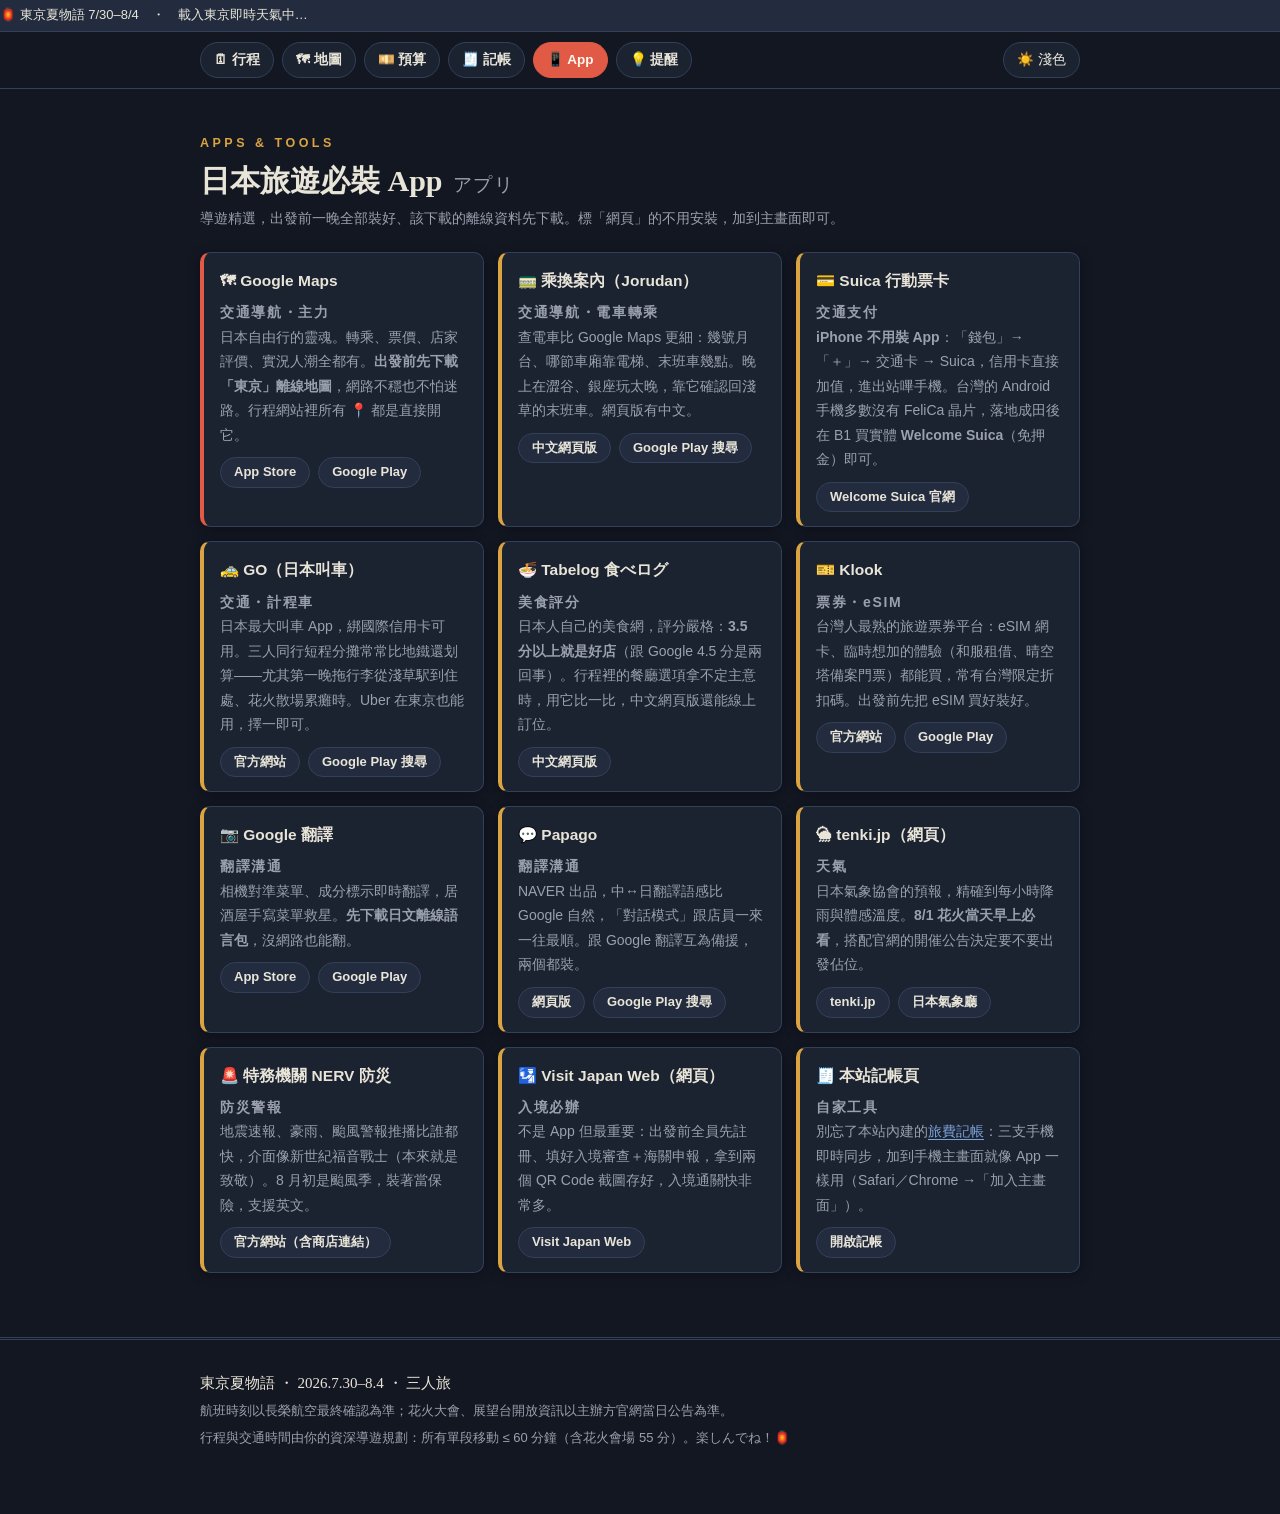
<file: apps.html>
<!doctype html>
<html lang="zh-Hant">
<head>
<meta charset="utf-8">
<meta name="viewport" content="width=device-width, initial-scale=1">
<title>東京夏物語｜必裝 App</title>
<link rel="stylesheet" href="style.css">
<link rel="manifest" href="manifest.webmanifest">
<meta name="theme-color" content="#131722">
<link rel="icon" href="icon-192.png" type="image/png">
<link rel="apple-touch-icon" href="icon-180.png">
<meta name="apple-mobile-web-app-capable" content="yes">
<meta name="apple-mobile-web-app-status-bar-style" content="black-translucent">
<script>(function(){var t;try{t=localStorage.getItem("tokyo-theme")}catch(e){}document.documentElement.dataset.theme=t==="light"?"light":"dark";})();</script>
</head>
<body>
<nav class="daynav" aria-label="頁面導覽">
  <div class="wrap"><a href="index.html" class="pagelink">🗓 行程</a><a href="map.html" class="pagelink">🗺 地圖</a><a href="budget.html" class="pagelink">💴 預算</a><a href="ledger.html" class="pagelink">🧾 記帳</a><a href="apps.html" class="pagelink now">📱 App</a><a href="tips.html" class="pagelink">💡 提醒</a><button type="button" id="themeBtn" class="thbtn" aria-label="切換深淺色主題">☀️ 淺色</button></div>
</nav>

<main class="wrap">

<section id="apps">
  <p class="kicker">Apps &amp; Tools</p>
  <h2 class="serif">日本旅遊必裝 App<span class="jp">アプリ</span></h2>
  <p class="daymeta"><span>導遊精選，出發前一晚全部裝好、該下載的離線資料先下載。標「網頁」的不用安裝，加到主畫面即可。</span></p>

  <div class="tips">
    <div class="tip hot"><h3>🗺 Google Maps</h3>
      <p class="app-tag">交通導航・主力</p>
      <p>日本自由行的靈魂。轉乘、票價、店家評價、實況人潮全都有。<b>出發前先下載「東京」離線地圖</b>，網路不穩也不怕迷路。行程網站裡所有 📍 都是直接開它。</p>
      <div class="applinks"><a href="https://apps.apple.com/tw/app/id585027354" rel="noopener">App Store</a><a href="https://play.google.com/store/apps/details?id=com.google.android.apps.maps" rel="noopener">Google Play</a></div></div>

    <div class="tip"><h3>🚃 乘換案內（Jorudan）</h3>
      <p class="app-tag">交通導航・電車轉乘</p>
      <p>查電車比 Google Maps 更細：幾號月台、哪節車廂靠電梯、末班車幾點。晚上在澀谷、銀座玩太晚，靠它確認回淺草的末班車。網頁版有中文。</p>
      <div class="applinks"><a href="https://world.jorudan.co.jp/mln/zh-tw/" rel="noopener">中文網頁版</a><a href="https://play.google.com/store/search?q=%E4%B9%97%E6%8F%9B%E6%A1%88%E5%86%85&c=apps" rel="noopener">Google Play 搜尋</a></div></div>

    <div class="tip"><h3>💳 Suica 行動票卡</h3>
      <p class="app-tag">交通支付</p>
      <p><b>iPhone 不用裝 App</b>：「錢包」→「＋」→ 交通卡 → Suica，信用卡直接加值，進出站嗶手機。台灣的 Android 手機多數沒有 FeliCa 晶片，落地成田後在 B1 買實體 <b>Welcome Suica</b>（免押金）即可。</p>
      <div class="applinks"><a href="https://www.jreast.co.jp/e/welcomesuica/" rel="noopener">Welcome Suica 官網</a></div></div>

    <div class="tip"><h3>🚕 GO（日本叫車）</h3>
      <p class="app-tag">交通・計程車</p>
      <p>日本最大叫車 App，綁國際信用卡可用。三人同行短程分攤常常比地鐵還划算——尤其第一晚拖行李從淺草駅到住處、花火散場累癱時。Uber 在東京也能用，擇一即可。</p>
      <div class="applinks"><a href="https://go.mo-t.com/" rel="noopener">官方網站</a><a href="https://play.google.com/store/search?q=GO+taxi+japan&c=apps" rel="noopener">Google Play 搜尋</a></div></div>

    <div class="tip"><h3>🍜 Tabelog 食べログ</h3>
      <p class="app-tag">美食評分</p>
      <p>日本人自己的美食網，評分嚴格：<b>3.5 分以上就是好店</b>（跟 Google 4.5 分是兩回事）。行程裡的餐廳選項拿不定主意時，用它比一比，中文網頁版還能線上訂位。</p>
      <div class="applinks"><a href="https://tabelog.com/tw/" rel="noopener">中文網頁版</a></div></div>

    <div class="tip"><h3>🎫 Klook</h3>
      <p class="app-tag">票券・eSIM</p>
      <p>台灣人最熟的旅遊票券平台：eSIM 網卡、臨時想加的體驗（和服租借、晴空塔備案門票）都能買，常有台灣限定折扣碼。出發前先把 eSIM 買好裝好。</p>
      <div class="applinks"><a href="https://www.klook.com/zh-TW/" rel="noopener">官方網站</a><a href="https://play.google.com/store/apps/details?id=com.klook" rel="noopener">Google Play</a></div></div>

    <div class="tip"><h3>📷 Google 翻譯</h3>
      <p class="app-tag">翻譯溝通</p>
      <p>相機對準菜單、成分標示即時翻譯，居酒屋手寫菜單救星。<b>先下載日文離線語言包</b>，沒網路也能翻。</p>
      <div class="applinks"><a href="https://apps.apple.com/tw/app/id414706506" rel="noopener">App Store</a><a href="https://play.google.com/store/apps/details?id=com.google.android.apps.translate" rel="noopener">Google Play</a></div></div>

    <div class="tip"><h3>💬 Papago</h3>
      <p class="app-tag">翻譯溝通</p>
      <p>NAVER 出品，中↔日翻譯語感比 Google 自然，「對話模式」跟店員一來一往最順。跟 Google 翻譯互為備援，兩個都裝。</p>
      <div class="applinks"><a href="https://papago.naver.com/" rel="noopener">網頁版</a><a href="https://play.google.com/store/search?q=papago&c=apps" rel="noopener">Google Play 搜尋</a></div></div>

    <div class="tip"><h3>🌦 tenki.jp（網頁）</h3>
      <p class="app-tag">天氣</p>
      <p>日本氣象協會的預報，精確到每小時降雨與體感溫度。<b>8/1 花火當天早上必看</b>，搭配官網的開催公告決定要不要出發佔位。</p>
      <div class="applinks"><a href="https://tenki.jp/" rel="noopener">tenki.jp</a><a href="https://www.jma.go.jp/" rel="noopener">日本氣象廳</a></div></div>

    <div class="tip"><h3>🚨 特務機關 NERV 防災</h3>
      <p class="app-tag">防災警報</p>
      <p>地震速報、豪雨、颱風警報推播比誰都快，介面像新世紀福音戰士（本來就是致敬）。8 月初是颱風季，裝著當保險，支援英文。</p>
      <div class="applinks"><a href="https://nerv.app/" rel="noopener">官方網站（含商店連結）</a></div></div>

    <div class="tip"><h3>🛂 Visit Japan Web（網頁）</h3>
      <p class="app-tag">入境必辦</p>
      <p>不是 App 但最重要：出發前全員先註冊、填好入境審查＋海關申報，拿到兩個 QR Code 截圖存好，入境通關快非常多。</p>
      <div class="applinks"><a href="https://www.vjw.digital.go.jp/" rel="noopener">Visit Japan Web</a></div></div>

    <div class="tip"><h3>🧾 本站記帳頁</h3>
      <p class="app-tag">自家工具</p>
      <p>別忘了本站內建的<a href="ledger.html">旅費記帳</a>：三支手機即時同步，加到手機主畫面就像 App 一樣用（Safari／Chrome →「加入主畫面」）。</p>
      <div class="applinks"><a href="ledger.html">開啟記帳</a></div></div>
  </div>
</section>

</main>

<footer>
  <div class="wrap">
    <p class="serif" style="font-size:15px; color:var(--ink)">東京夏物語 ・ 2026.7.30–8.4 ・ 三人旅</p>
    <p>航班時刻以長榮航空最終確認為準；花火大會、展望台開放資訊以主辦方官網當日公告為準。</p>
    <p>行程與交通時間由你的資深導遊規劃：所有單段移動 ≤ 60 分鐘（含花火會場 55 分）。楽しんでね！🏮</p>
  </div>
</footer>

<script src="theme.js"></script>
</body>
</html>
</file>
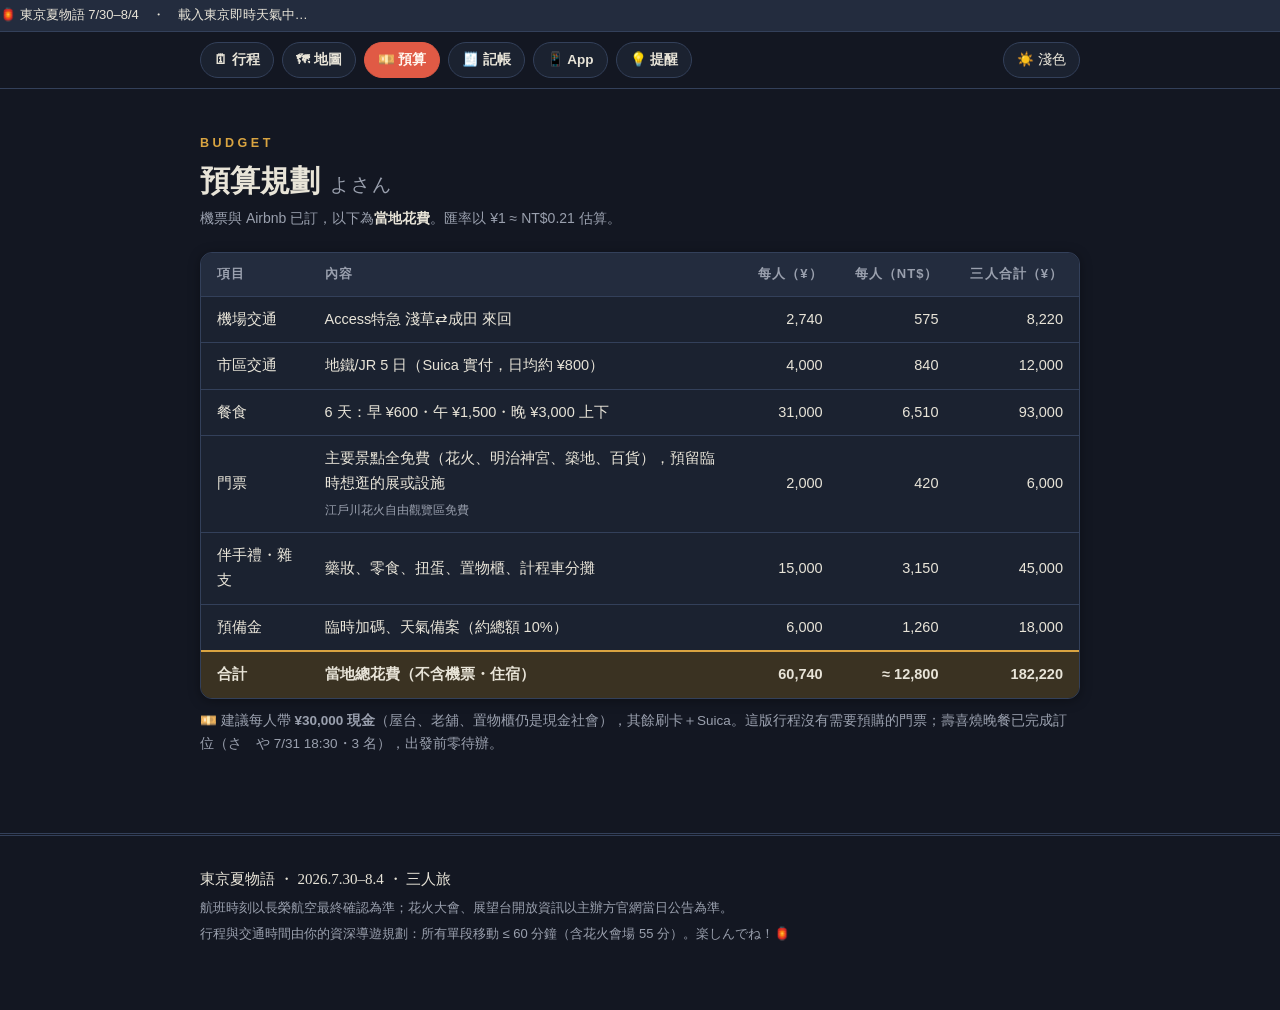
<file: budget.html>
<!doctype html>
<html lang="zh-Hant">
<head>
<meta charset="utf-8">
<meta name="viewport" content="width=device-width, initial-scale=1">
<title>東京夏物語｜預算規劃</title>
<link rel="stylesheet" href="style.css">
<link rel="manifest" href="manifest.webmanifest">
<meta name="theme-color" content="#131722">
<link rel="icon" href="icon-192.png" type="image/png">
<link rel="apple-touch-icon" href="icon-180.png">
<meta name="apple-mobile-web-app-capable" content="yes">
<meta name="apple-mobile-web-app-status-bar-style" content="black-translucent">
<script>(function(){var t;try{t=localStorage.getItem("tokyo-theme")}catch(e){}document.documentElement.dataset.theme=t==="light"?"light":"dark";})();</script>
</head>
<body>
<nav class="daynav" aria-label="頁面導覽">
  <div class="wrap"><a href="index.html" class="pagelink">🗓 行程</a><a href="map.html" class="pagelink">🗺 地圖</a><a href="budget.html" class="pagelink now">💴 預算</a><a href="ledger.html" class="pagelink">🧾 記帳</a><a href="apps.html" class="pagelink">📱 App</a><a href="tips.html" class="pagelink">💡 提醒</a><button type="button" id="themeBtn" class="thbtn" aria-label="切換深淺色主題">☀️ 淺色</button></div>
</nav>

<main class="wrap">

<section id="budget">
  <p class="kicker">Budget</p>
  <h2 class="serif">預算規劃<span class="jp">よさん</span></h2>
  <p class="daymeta"><span>機票與 Airbnb 已訂，以下為<b>當地花費</b>。匯率以 ¥1 ≈ NT$0.21 估算。</span></p>
  <div class="tablewrap"><table>
    <thead><tr><th>項目</th><th>內容</th><th class="num">每人（¥）</th><th class="num">每人（NT$）</th><th class="num">三人合計（¥）</th></tr></thead>
    <tbody>
      <tr><td>機場交通</td><td>Access特急 淺草⇄成田 來回</td><td class="num">2,740</td><td class="num">575</td><td class="num">8,220</td></tr>
      <tr><td>市區交通</td><td>地鐵/JR 5 日（Suica 實付，日均約 ¥800）</td><td class="num">4,000</td><td class="num">840</td><td class="num">12,000</td></tr>
      <tr><td>餐食</td><td>6 天：早 ¥600・午 ¥1,500・晚 ¥3,000 上下</td><td class="num">31,000</td><td class="num">6,510</td><td class="num">93,000</td></tr>
      <tr><td>門票</td><td>主要景點全免費（花火、明治神宮、築地、百貨），預留臨時想逛的展或設施<br><small>江戶川花火自由觀覽區免費</small></td><td class="num">2,000</td><td class="num">420</td><td class="num">6,000</td></tr>
      <tr><td>伴手禮・雜支</td><td>藥妝、零食、扭蛋、置物櫃、計程車分攤</td><td class="num">15,000</td><td class="num">3,150</td><td class="num">45,000</td></tr>
      <tr><td>預備金</td><td>臨時加碼、天氣備案（約總額 10%）</td><td class="num">6,000</td><td class="num">1,260</td><td class="num">18,000</td></tr>
      <tr class="total"><td>合計</td><td>當地總花費（不含機票・住宿）</td><td class="num">60,740</td><td class="num">≈ 12,800</td><td class="num">182,220</td></tr>
    </tbody>
  </table></div>
  <p class="note">💴 建議每人帶 <b>¥30,000 現金</b>（屋台、老舖、置物櫃仍是現金社會），其餘刷卡＋Suica。這版行程沒有需要預購的門票；壽喜燒晚餐已完成訂位（さゝや 7/31 18:30・3 名），出發前零待辦。</p>
</section>

</main>

<footer>
  <div class="wrap">
    <p class="serif" style="font-size:15px; color:var(--ink)">東京夏物語 ・ 2026.7.30–8.4 ・ 三人旅</p>
    <p>航班時刻以長榮航空最終確認為準；花火大會、展望台開放資訊以主辦方官網當日公告為準。</p>
    <p>行程與交通時間由你的資深導遊規劃：所有單段移動 ≤ 60 分鐘（含花火會場 55 分）。楽しんでね！🏮</p>
  </div>
</footer>

<script src="theme.js"></script>
</body>
</html>
</file>
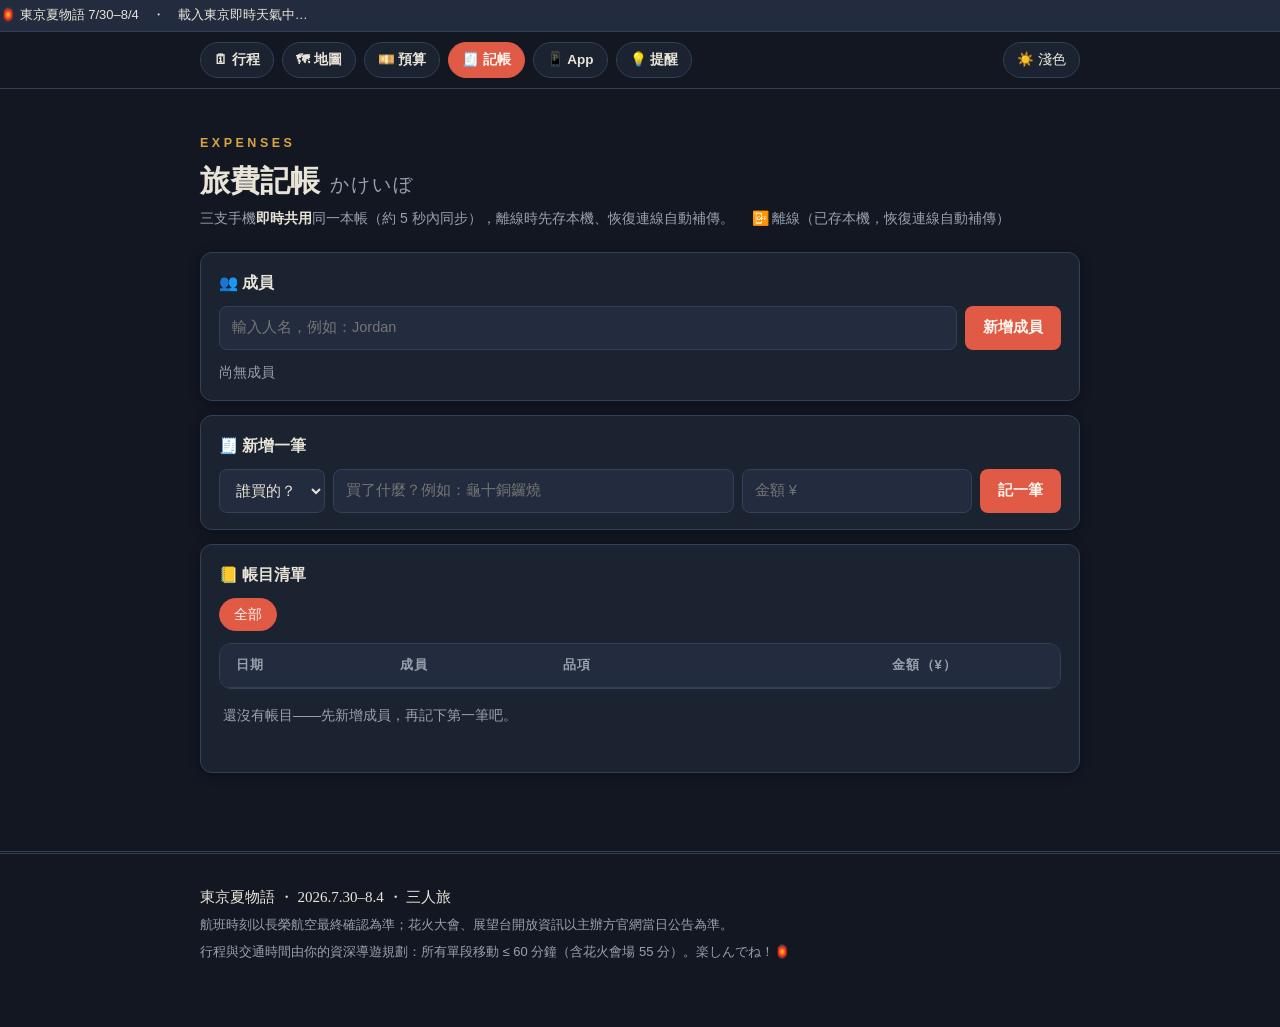
<file: ledger.html>
<!doctype html>
<html lang="zh-Hant">
<head>
<meta charset="utf-8">
<meta name="viewport" content="width=device-width, initial-scale=1">
<title>東京夏物語｜旅費記帳</title>
<link rel="stylesheet" href="style.css">
<link rel="manifest" href="manifest.webmanifest">
<meta name="theme-color" content="#131722">
<link rel="icon" href="icon-192.png" type="image/png">
<link rel="apple-touch-icon" href="icon-180.png">
<meta name="apple-mobile-web-app-capable" content="yes">
<meta name="apple-mobile-web-app-status-bar-style" content="black-translucent">
<script>(function(){var t;try{t=localStorage.getItem("tokyo-theme")}catch(e){}document.documentElement.dataset.theme=t==="light"?"light":"dark";})();</script>
</head>
<body>
<nav class="daynav" aria-label="頁面導覽">
  <div class="wrap"><a href="index.html" class="pagelink">🗓 行程</a><a href="map.html" class="pagelink">🗺 地圖</a><a href="budget.html" class="pagelink">💴 預算</a><a href="ledger.html" class="pagelink now">🧾 記帳</a><a href="apps.html" class="pagelink">📱 App</a><a href="tips.html" class="pagelink">💡 提醒</a><button type="button" id="themeBtn" class="thbtn" aria-label="切換深淺色主題">☀️ 淺色</button></div>
</nav>

<main class="wrap">

<section id="ledger">
  <p class="kicker">Expenses</p>
  <h2 class="serif">旅費記帳<span class="jp">かけいぼ</span></h2>
  <p class="daymeta"><span>三支手機<b>即時共用</b>同一本帳（約 5 秒內同步），離線時先存本機、恢復連線自動補傳。</span><span id="syncState">☁️ 連線中…</span></p>

  <div class="lcard">
    <h3>👥 成員</h3>
    <form class="lform" id="personForm">
      <input type="text" id="personName" class="grow" placeholder="輸入人名，例如：Jordan" maxlength="20" autocomplete="off">
      <button type="submit" class="btn">新增成員</button>
    </form>
    <div class="pchips" id="personChips"></div>
  </div>

  <div class="lcard">
    <h3>🧾 新增一筆</h3>
    <form class="lform" id="expForm">
      <select id="expPerson" required></select>
      <input type="text" id="expItem" class="grow" placeholder="買了什麼？例如：龜十銅鑼燒" maxlength="40" required autocomplete="off">
      <input type="number" id="expAmt" class="amt" placeholder="金額 ¥" min="1" step="1" inputmode="numeric" required>
      <button type="submit" class="btn" id="expAdd">記一筆</button>
    </form>
  </div>

  <div class="lcard">
    <h3>📒 帳目清單</h3>
    <div class="fchips" id="filterChips"></div>
    <div class="tablewrap" style="box-shadow:none">
      <table>
        <thead><tr><th>日期</th><th>成員</th><th>品項</th><th class="num">金額（¥）</th><th></th></tr></thead>
        <tbody id="expRows"></tbody>
      </table>
    </div>
    <div class="lempty" id="expEmpty">還沒有帳目——先新增成員，再記下第一筆吧。</div>
    <div class="sumtiles" id="sumTiles"></div>
  </div>
</section>

</main>

<footer>
  <div class="wrap">
    <p class="serif" style="font-size:15px; color:var(--ink)">東京夏物語 ・ 2026.7.30–8.4 ・ 三人旅</p>
    <p>航班時刻以長榮航空最終確認為準；花火大會、展望台開放資訊以主辦方官網當日公告為準。</p>
    <p>行程與交通時間由你的資深導遊規劃：所有單段移動 ≤ 60 分鐘（含花火會場 55 分）。楽しんでね！🏮</p>
  </div>
</footer>

<script src="theme.js"></script>
<script src="ledger.js"></script>
</body>
</html>
</file>
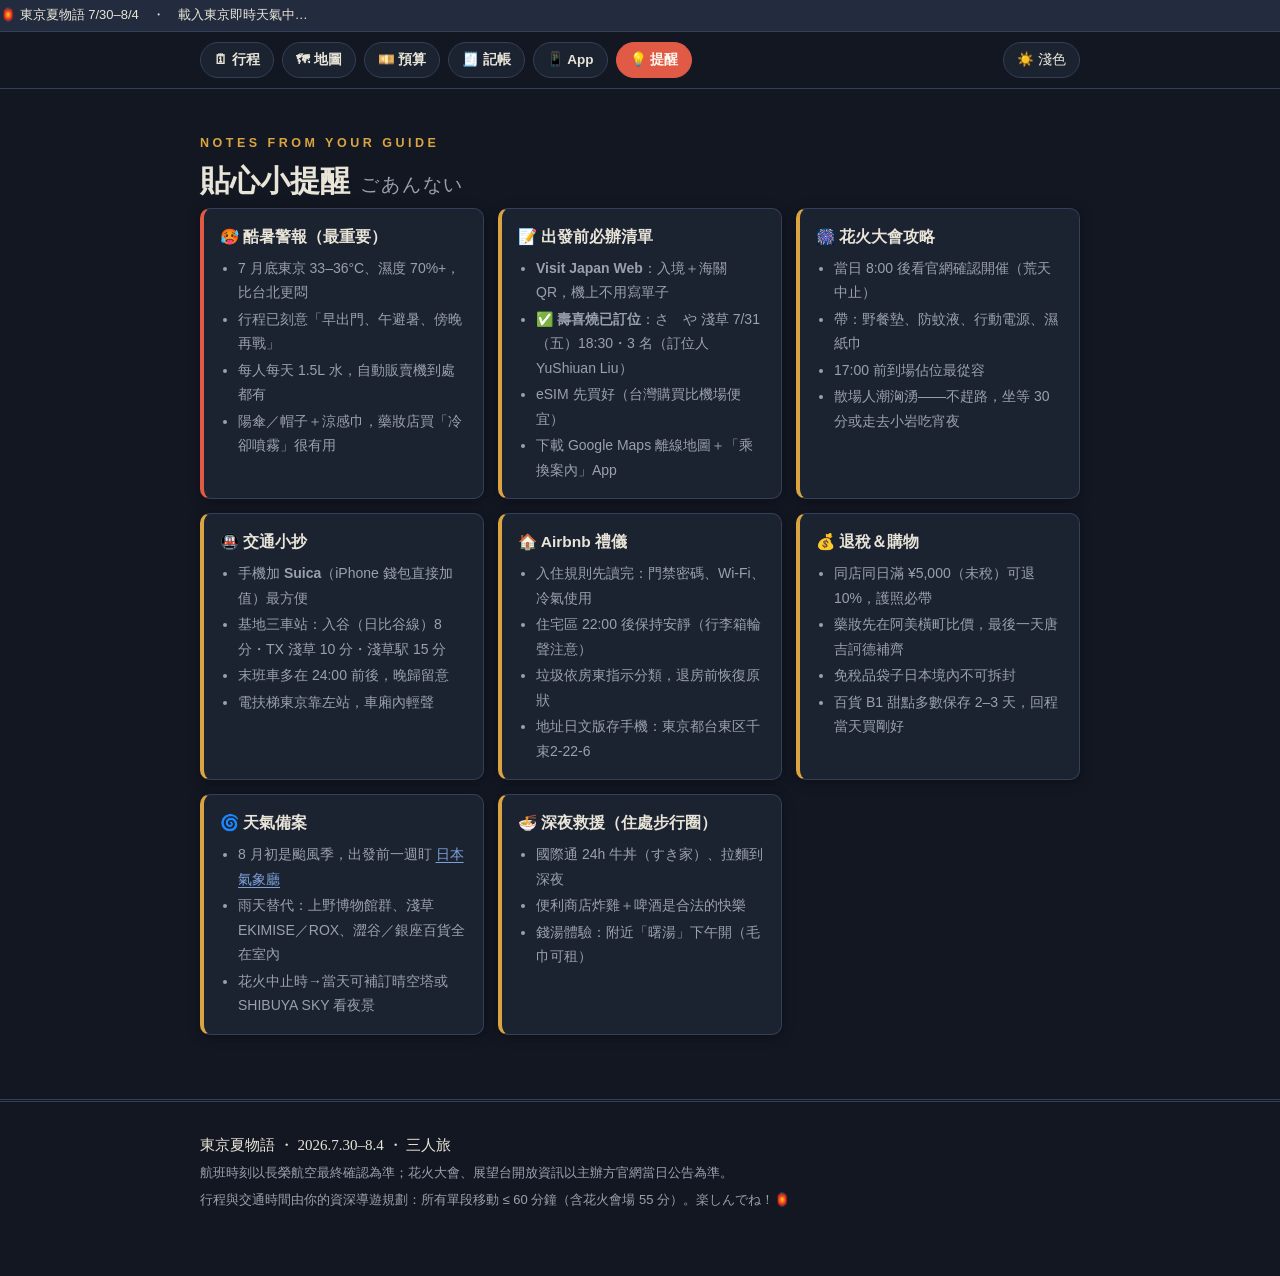
<file: tips.html>
<!doctype html>
<html lang="zh-Hant">
<head>
<meta charset="utf-8">
<meta name="viewport" content="width=device-width, initial-scale=1">
<title>東京夏物語｜貼心提醒</title>
<link rel="stylesheet" href="style.css">
<link rel="manifest" href="manifest.webmanifest">
<meta name="theme-color" content="#131722">
<link rel="icon" href="icon-192.png" type="image/png">
<link rel="apple-touch-icon" href="icon-180.png">
<meta name="apple-mobile-web-app-capable" content="yes">
<meta name="apple-mobile-web-app-status-bar-style" content="black-translucent">
<script>(function(){var t;try{t=localStorage.getItem("tokyo-theme")}catch(e){}document.documentElement.dataset.theme=t==="light"?"light":"dark";})();</script>
</head>
<body>
<nav class="daynav" aria-label="頁面導覽">
  <div class="wrap"><a href="index.html" class="pagelink">🗓 行程</a><a href="map.html" class="pagelink">🗺 地圖</a><a href="budget.html" class="pagelink">💴 預算</a><a href="ledger.html" class="pagelink">🧾 記帳</a><a href="apps.html" class="pagelink">📱 App</a><a href="tips.html" class="pagelink now">💡 提醒</a><button type="button" id="themeBtn" class="thbtn" aria-label="切換深淺色主題">☀️ 淺色</button></div>
</nav>

<main class="wrap">

<section id="tips">
  <p class="kicker">Notes from your guide</p>
  <h2 class="serif">貼心小提醒<span class="jp">ごあんない</span></h2>
  <div class="tips">
    <div class="tip hot"><h3>🥵 酷暑警報（最重要）</h3><ul><li>7 月底東京 33–36°C、濕度 70%+，比台北更悶</li><li>行程已刻意「早出門、午避暑、傍晚再戰」</li><li>每人每天 1.5L 水，自動販賣機到處都有</li><li>陽傘／帽子＋涼感巾，藥妝店買「冷卻噴霧」很有用</li></ul></div>
    <div class="tip"><h3>📝 出發前必辦清單</h3><ul><li><b>Visit Japan Web</b>：入境＋海關 QR，機上不用寫單子</li><li>✅ <b>壽喜燒已訂位</b>：さゝや 淺草 7/31（五）18:30・3 名（訂位人 YuShiuan Liu）</li><li>eSIM 先買好（台灣購買比機場便宜）</li><li>下載 Google Maps 離線地圖＋「乘換案內」App</li></ul></div>
    <div class="tip"><h3>🎆 花火大會攻略</h3><ul><li>當日 8:00 後看官網確認開催（荒天中止）</li><li>帶：野餐墊、防蚊液、行動電源、濕紙巾</li><li>17:00 前到場佔位最從容</li><li>散場人潮洶湧——不趕路，坐等 30 分或走去小岩吃宵夜</li></ul></div>
    <div class="tip"><h3>🚇 交通小抄</h3><ul><li>手機加 <b>Suica</b>（iPhone 錢包直接加值）最方便</li><li>基地三車站：入谷（日比谷線）8 分・TX 淺草 10 分・淺草駅 15 分</li><li>末班車多在 24:00 前後，晚歸留意</li><li>電扶梯東京靠左站，車廂內輕聲</li></ul></div>
    <div class="tip"><h3>🏠 Airbnb 禮儀</h3><ul><li>入住規則先讀完：門禁密碼、Wi-Fi、冷氣使用</li><li>住宅區 22:00 後保持安靜（行李箱輪聲注意）</li><li>垃圾依房東指示分類，退房前恢復原狀</li><li>地址日文版存手機：東京都台東区千束2-22-6</li></ul></div>
    <div class="tip"><h3>💰 退稅＆購物</h3><ul><li>同店同日滿 ¥5,000（未稅）可退 10%，護照必帶</li><li>藥妝先在阿美橫町比價，最後一天唐吉訶德補齊</li><li>免稅品袋子日本境內不可拆封</li><li>百貨 B1 甜點多數保存 2–3 天，回程當天買剛好</li></ul></div>
    <div class="tip"><h3>🌀 天氣備案</h3><ul><li>8 月初是颱風季，出發前一週盯 <a href="https://www.jma.go.jp/" rel="noopener">日本氣象廳</a></li><li>雨天替代：上野博物館群、淺草 EKIMISE／ROX、澀谷／銀座百貨全在室內</li><li>花火中止時→當天可補訂晴空塔或 SHIBUYA SKY 看夜景</li></ul></div>
    <div class="tip"><h3>🍜 深夜救援（住處步行圈）</h3><ul><li>國際通 24h 牛丼（すき家）、拉麵到深夜</li><li>便利商店炸雞＋啤酒是合法的快樂</li><li>錢湯體驗：附近「曙湯」下午開（毛巾可租）</li></ul></div>
  </div>
</section>

</main>

<footer>
  <div class="wrap">
    <p class="serif" style="font-size:15px; color:var(--ink)">東京夏物語 ・ 2026.7.30–8.4 ・ 三人旅</p>
    <p>航班時刻以長榮航空最終確認為準；花火大會、展望台開放資訊以主辦方官網當日公告為準。</p>
    <p>行程與交通時間由你的資深導遊規劃：所有單段移動 ≤ 60 分鐘（含花火會場 55 分）。楽しんでね！🏮</p>
  </div>
</footer>

<script src="theme.js"></script>
</body>
</html>
</file>
<file: style.css>
:root{
  --bg:#131722; --surface:#1b2230; --surface2:#232c3e;
  --ink:#e8e4d8; --muted:#9aa0ae; --line:#33405a;
  --shu:#e05a45; --ai:#7da2d9; --gold:#d9a441; --green:#7fb08f;
  --shu-soft:#3a2530; --ai-soft:#22304a; --gold-soft:#3a3222;
  --shadow:0 2px 12px rgba(0,0,0,.35);
}
:root[data-theme="dark"]{
  --bg:#131722; --surface:#1b2230; --surface2:#232c3e;
  --ink:#e8e4d8; --muted:#9aa0ae; --line:#33405a;
  --shu:#e05a45; --ai:#7da2d9; --gold:#d9a441; --green:#7fb08f;
  --shu-soft:#3a2530; --ai-soft:#22304a; --gold-soft:#3a3222;
  --shadow:0 2px 12px rgba(0,0,0,.35);
}
:root[data-theme="light"]{
  --bg:#f5f0e6; --surface:#fffdf7; --surface2:#efe8d8;
  --ink:#26313d; --muted:#68705f; --line:#d9cfba;
  --shu:#b73a2c; --ai:#2b4a7a; --gold:#b98a2f; --green:#4a7a5a;
  --shu-soft:#f3ddd6; --ai-soft:#dde6f2; --gold-soft:#f0e5cc;
  --shadow:0 2px 10px rgba(38,49,61,.08);
}
*{box-sizing:border-box}
html{scroll-behavior:smooth}
@media (prefers-reduced-motion: reduce){ html{scroll-behavior:auto} }
body{
  margin:0; background:var(--bg); color:var(--ink);
  font-family:"Noto Sans TC","PingFang TC","Hiragino Sans","Yu Gothic UI",Meiryo,sans-serif;
  line-height:1.75; font-size:16px;
}
.serif{font-family:"Noto Serif TC","Yu Mincho","Hiragino Mincho ProN","PMingLiU",serif}
a{color:var(--ai); text-decoration-thickness:1px; text-underline-offset:3px}
a:focus-visible,button:focus-visible{outline:2px solid var(--shu); outline-offset:2px; border-radius:4px}
.wrap{max-width:920px; margin:0 auto; padding:0 20px}

/* ---------- hero ---------- */
header.hero{
  border-bottom:3px double var(--line);
  padding:56px 0 36px; position:relative; overflow:hidden;
}
.hero-inner{display:flex; gap:28px; align-items:flex-start}
.tate{
  writing-mode:vertical-rl; font-family:"Noto Serif TC","Yu Mincho",serif;
  font-size:15px; letter-spacing:.35em; color:var(--shu);
  border-right:1px solid var(--line); padding-right:14px; line-height:1;
  flex:none; height:150px;
}
.hero h1{
  font-family:"Noto Serif TC","Yu Mincho","Hiragino Mincho ProN",serif;
  font-size:clamp(30px,5.5vw,46px); margin:0 0 10px; line-height:1.25; text-wrap:balance; font-weight:700;
}
.hero h1 em{font-style:normal; color:var(--shu)}
.hero .sub{color:var(--muted); margin:0 0 20px; max-width:36em}
.facts{display:flex; flex-wrap:wrap; gap:10px; padding:0; margin:0; list-style:none; font-size:14px}
.facts li{
  background:var(--surface); border:1px solid var(--line); border-radius:999px;
  padding:5px 14px; box-shadow:var(--shadow);
}
.facts b{font-weight:700; color:var(--shu)}
.hanabi{position:absolute; right:-30px; top:-40px; width:260px; opacity:.5; pointer-events:none}

/* ---------- sticky nav ---------- */
nav.daynav{
  position:sticky; top:0; z-index:50; background:var(--bg);
  border-bottom:1px solid var(--line); padding:10px 0;
}
.daynav .wrap{display:flex; gap:8px; overflow-x:auto; scrollbar-width:thin}
.daynav a{
  flex:none; text-decoration:none; color:var(--ink); font-size:13.5px;
  border:1px solid var(--line); border-radius:999px; padding:5px 13px; background:var(--surface);
  white-space:nowrap;
}
.daynav a.now{background:var(--shu); border-color:var(--shu); color:#fff8f0}
.daynav a span{color:var(--muted); font-size:12px; margin-left:4px}
.daynav a.now span{color:#ffd9cd}
.thbtn{
  flex:none; margin-left:auto; cursor:pointer; font:inherit; font-size:13.5px;
  border:1px solid var(--line); border-radius:999px; padding:5px 13px;
  background:var(--surface); color:var(--ink); white-space:nowrap;
}

/* ---------- ledger ---------- */
.lcard{background:var(--surface); border:1px solid var(--line); border-radius:12px; padding:16px 18px; box-shadow:var(--shadow); margin-bottom:14px}
.lcard h3{margin:0 0 10px; font-size:15.5px}
.lform{display:flex; flex-wrap:wrap; gap:8px}
.lform input,.lform select{
  font:inherit; font-size:14.5px; color:var(--ink); background:var(--surface2);
  border:1px solid var(--line); border-radius:8px; padding:8px 12px; min-width:0;
}
.lform input:focus,.lform select:focus{outline:2px solid var(--ai); outline-offset:1px}
.lform .grow{flex:2 1 140px}
.lform .amt{flex:1 1 100px}
.btn{
  font:inherit; font-size:14.5px; font-weight:700; cursor:pointer;
  background:var(--shu); color:#fff8f0; border:none; border-radius:8px; padding:8px 18px;
}
.btn:disabled{opacity:.5; cursor:not-allowed}
.pchips{display:flex; flex-wrap:wrap; gap:8px; margin-top:10px}
.pchip{
  display:inline-flex; align-items:center; gap:8px; font-size:14px;
  background:var(--ai-soft); color:var(--ink); border:1px solid var(--line);
  border-radius:999px; padding:4px 8px 4px 14px;
}
.pchip .x{
  cursor:pointer; border:none; background:transparent; color:var(--muted);
  font-size:15px; line-height:1; padding:2px 6px; border-radius:50%;
}
.pchip .x:hover{color:var(--shu)}
.fchips{display:flex; flex-wrap:wrap; gap:8px; margin:2px 0 12px}
.fchip{
  cursor:pointer; font:inherit; font-size:13.5px; border:1px solid var(--line);
  border-radius:999px; padding:4px 14px; background:var(--surface); color:var(--ink);
}
.fchip.on{background:var(--shu); border-color:var(--shu); color:#fff8f0}
.xbtn{
  cursor:pointer; border:none; background:transparent; color:var(--muted);
  font-size:16px; line-height:1; padding:2px 8px; border-radius:6px;
}
.xbtn:hover{color:var(--shu)}
.sumtiles{display:flex; flex-wrap:wrap; gap:10px; margin-top:14px}
.sumtile{
  background:var(--surface); border:1px solid var(--line); border-left:4px solid var(--ai);
  border-radius:10px; padding:10px 16px; box-shadow:var(--shadow); font-size:14px;
}
.sumtile b{display:block; font-size:17px; font-variant-numeric:tabular-nums}
.sumtile.grand{border-left-color:var(--gold); background:var(--gold-soft)}
.sumtile small{color:var(--muted)}
.lempty{color:var(--muted); font-size:14px; padding:14px 4px}

/* ---------- sections ---------- */
section{padding:44px 0 8px}
.kicker{
  font-size:12.5px; letter-spacing:.28em; text-transform:uppercase;
  color:var(--gold); font-weight:700; margin:0 0 6px;
}
h2{
  font-family:"Noto Serif TC","Yu Mincho",serif; font-size:clamp(23px,3.4vw,30px);
  margin:0 0 6px; line-height:1.3; text-wrap:balance;
}
h2 .jp{color:var(--muted); font-size:.62em; font-weight:400; margin-left:10px; letter-spacing:.1em}
.daymeta{display:flex; flex-wrap:wrap; gap:8px 18px; color:var(--muted); font-size:14px; margin:4px 0 22px}
.daymeta b{color:var(--ink)}
.badge-max{display:inline-block; background:var(--ai-soft); color:var(--ai); border-radius:6px; padding:1px 9px; font-size:13px; font-weight:700}

/* ---------- timeline ---------- */
.tl{list-style:none; margin:0; padding:0; border-left:2px solid var(--line); margin-left:64px}
.tl>li{position:relative; padding:0 0 22px 22px}
.tl>li::before{
  content:""; position:absolute; left:-7px; top:9px; width:12px; height:12px;
  border-radius:50%; background:var(--surface); border:3px solid var(--shu);
}
.tl>li.transit::before{border-color:var(--line); width:8px; height:8px; left:-5px; top:10px}
.tl .t{
  position:absolute; left:-86px; top:4px; width:56px; text-align:right;
  font-variant-numeric:tabular-nums; font-weight:700; font-size:14.5px; color:var(--shu);
}
.tl>li.transit .t{color:var(--muted); font-weight:400}
.stop{background:var(--surface); border:1px solid var(--line); border-radius:12px; padding:13px 16px; box-shadow:var(--shadow)}
.stop h3{margin:0 0 3px; font-size:16.5px; font-weight:700}
.stop h3 a.pin{font-size:13px; font-weight:400; margin-left:8px; white-space:nowrap}
.stop p{margin:0; font-size:14.5px; color:var(--muted)}
.stop .must{color:var(--gold); font-weight:700; font-size:13px}
.leg{
  display:inline-flex; flex-wrap:wrap; align-items:center; gap:7px;
  font-size:13.5px; color:var(--muted); background:var(--surface2);
  border-radius:999px; padding:4px 14px;
}
.leg .min{font-weight:700; color:var(--ai); font-variant-numeric:tabular-nums}
.leg .ln{
  background:var(--ai); color:#fff; border-radius:4px; padding:0 7px;
  font-size:12px; font-weight:700; letter-spacing:.03em;
}
.leg .ln.walk{background:var(--green)}
.leg .ln.tx{background:var(--shu)}
.opts{list-style:none; margin:8px 0 0; padding:0; display:grid; gap:6px}
.opts li{font-size:13.5px; color:var(--muted); background:var(--surface2); border-radius:8px; padding:6px 12px; line-height:1.6}
.opts li b{color:var(--ink)}
.opts-label{display:inline-block; font-size:12px; font-weight:700; letter-spacing:.12em; color:var(--gold); margin-top:8px}

/* ---------- route strip ---------- */
.route{
  margin:22px 0 8px; background:var(--surface); border:1px solid var(--line);
  border-radius:12px; padding:16px 18px 12px; box-shadow:var(--shadow); overflow-x:auto;
}
.route .rt-title{font-size:12.5px; letter-spacing:.2em; color:var(--muted); margin:0 0 10px; font-weight:700}
.rline{display:flex; align-items:flex-start; min-width:560px}
.rstop{flex:1; text-align:center; position:relative; font-size:12.5px; line-height:1.4; padding-top:16px; min-width:64px}
.rstop::before{
  content:""; position:absolute; top:0; left:50%; transform:translateX(-50%);
  width:11px; height:11px; border-radius:50%; background:var(--shu); z-index:1;
}
.rstop.home::before{background:var(--gold); box-shadow:0 0 0 3px var(--gold-soft)}
.rstop::after{
  content:""; position:absolute; top:5px; left:calc(50% + 7px); right:calc(-50% + 7px);
  height:2px; background:var(--line);
}
.rstop:last-child::after{display:none}
.rstop small{display:block; color:var(--muted); font-size:11px}
.gmap-day{margin:12px 0 0; font-size:13.5px}

/* ---------- map ---------- */
.mapbox{background:var(--surface); border:1px solid var(--line); border-radius:14px; padding:14px; box-shadow:var(--shadow)}
#leafmap{height:500px; width:100%; border-radius:10px; z-index:0; background:var(--surface2)}
#leafmap .home-pin{font-size:26px; line-height:1; color:#b98a2f; text-shadow:0 1px 2px rgba(0,0,0,.5), 0 0 4px #fff}
#leafmap .leaflet-popup-content{font-family:inherit; font-size:13.5px; line-height:1.5; margin:10px 14px}
#leafmap .leaflet-popup-content b{display:block}
#leafmap .leaflet-tile{filter:brightness(.72) contrast(1.05) saturate(.75)}
:root[data-theme="light"] #leafmap .leaflet-tile{filter:none}
.map-legend{display:flex; flex-wrap:wrap; gap:8px 18px; font-size:13.5px; color:var(--muted); margin-top:10px}
.map-legend i{display:inline-block; width:18px; height:4px; border-radius:2px; vertical-align:middle; margin-right:6px}
figcaption{font-size:13px; color:var(--muted); margin-top:10px}
figure{margin:0}

/* ---------- budget ---------- */
.tablewrap{overflow-x:auto; background:var(--surface); border:1px solid var(--line); border-radius:12px; box-shadow:var(--shadow)}
table{border-collapse:collapse; width:100%; font-size:14.5px; min-width:600px}
th,td{padding:10px 16px; text-align:left; border-bottom:1px solid var(--line)}
td.num,th.num{text-align:right; font-variant-numeric:tabular-nums; white-space:nowrap}
thead th{font-size:13px; letter-spacing:.08em; color:var(--muted); font-weight:700; background:var(--surface2)}
tbody tr:last-child td{border-bottom:none}
tr.total td{font-weight:700; background:var(--gold-soft); border-top:2px solid var(--gold)}
td small{color:var(--muted)}
.note{font-size:13.5px; color:var(--muted); margin-top:10px}

/* ---------- tips ---------- */
.tips{display:grid; grid-template-columns:repeat(auto-fit,minmax(260px,1fr)); gap:14px; margin-top:8px}
.tip{background:var(--surface); border:1px solid var(--line); border-left:4px solid var(--gold); border-radius:10px; padding:14px 16px; box-shadow:var(--shadow)}
.tip.hot{border-left-color:var(--shu)}
.tip h3{margin:0 0 6px; font-size:15.5px}
.tip p,.tip ul{margin:0; font-size:14px; color:var(--muted)}
.tip ul{padding-left:18px}
.tip li{margin:2px 0}

footer{border-top:3px double var(--line); margin-top:56px; padding:26px 0 60px; font-size:13px; color:var(--muted)}
footer p{margin:4px 0}

@media (max-width:640px){
  .tl{margin-left:52px}
  .tl .t{left:-74px; width:48px; font-size:13px}
  .tate{display:none}
}
@media print{
  nav.daynav{display:none}
  .stop,.route,.mapbox,.tip,.tablewrap{box-shadow:none}
  body{font-size:13px}
}

/* ---------- multi-page nav ---------- */
.daynav .pagelink{font-weight:700}
.daynav .dayrow{margin-top:8px}

/* ---------- apps page ---------- */
.app-tag{font-size:12px; color:var(--gold); font-weight:700; letter-spacing:.12em; margin:0 0 6px}
.tip .app-tag + p{margin-top:0}
.applinks{display:flex; flex-wrap:wrap; gap:8px; margin-top:10px}
.applinks a{
  font-size:13px; text-decoration:none; color:var(--ink);
  border:1px solid var(--line); border-radius:999px; padding:3px 13px;
  background:var(--surface2); font-weight:700;
}
.applinks a:hover{border-color:var(--shu); color:var(--shu)}

/* ---------- mobile bottom nav ---------- */
@media (max-width:720px){
  nav.daynav{display:contents}
  .daynav > .wrap:not(.dayrow){
    position:fixed; left:0; right:0; bottom:0; z-index:70; margin:0; max-width:none;
    background:var(--surface); border-top:1px solid var(--line);
    padding:8px 10px calc(10px + env(safe-area-inset-bottom));
    box-shadow:0 -4px 14px rgba(0,0,0,.18);
    display:flex; gap:6px; overflow-x:auto;
  }
  .daynav .pagelink{padding:9px 12px; font-size:13.5px}
  .thbtn{padding:9px 12px; margin-left:auto}
  body{padding-bottom:84px}
  footer{padding-bottom:20px}
  .daynav .dayrow{
    position:sticky; top:0; z-index:60; margin:0; max-width:none;
    background:var(--bg); border-bottom:1px solid var(--line); padding:10px;
  }
  .pin{display:inline-block; padding:4px 6px; margin:-4px 0}
}

/* ---------- today mode ---------- */
section.today > .kicker::after{content:"・今天"; color:var(--shu)}
.tl > li.now-item::before{border-color:var(--gold)}
.now-item .stop{border-color:var(--gold); box-shadow:0 0 0 2px var(--gold-soft)}
.now-item .leg{box-shadow:0 0 0 2px var(--gold-soft)}
.nowtag{color:var(--gold); font-size:12px; font-weight:700; letter-spacing:.15em; margin-left:8px; white-space:nowrap}

/* ---------- weather bar ---------- */
.wxbar{
  display:flex; flex-wrap:wrap; gap:6px 16px; align-items:center;
  background:var(--surface); border:1px solid var(--line); border-radius:12px;
  padding:9px 16px; margin-top:14px; font-size:13.5px; box-shadow:var(--shadow);
}
.wxbar b{font-size:14.5px}
.wxbar span{color:var(--muted)}
.wx-stale{color:var(--gold); font-weight:700}


/* ---------- weather ticker (fixed top marquee) ---------- */
:root{--tickerh: calc(32px + env(safe-area-inset-top, 0px))}
.wxticker{
  position:fixed; top:0; left:0; right:0; z-index:90;
  height:var(--tickerh); padding-top:env(safe-area-inset-top, 0px);
  display:flex; align-items:center; overflow:hidden;
  background:var(--surface2); color:var(--ink);
  border-bottom:1px solid var(--line); font-size:13px;
}
.wx-track{display:inline-flex; white-space:nowrap; animation:wxscroll 38s linear infinite; will-change:transform}
.wx-track > span{flex:none; min-width:100vw; padding-right:64px}
.wx-track b{color:var(--shu)}
@keyframes wxscroll{to{transform:translateX(-50%)}}
body{padding-top:var(--tickerh)}
nav.daynav{top:var(--tickerh)}
@media (max-width:720px){
  .daynav .dayrow{top:var(--tickerh)}
}
</file>
